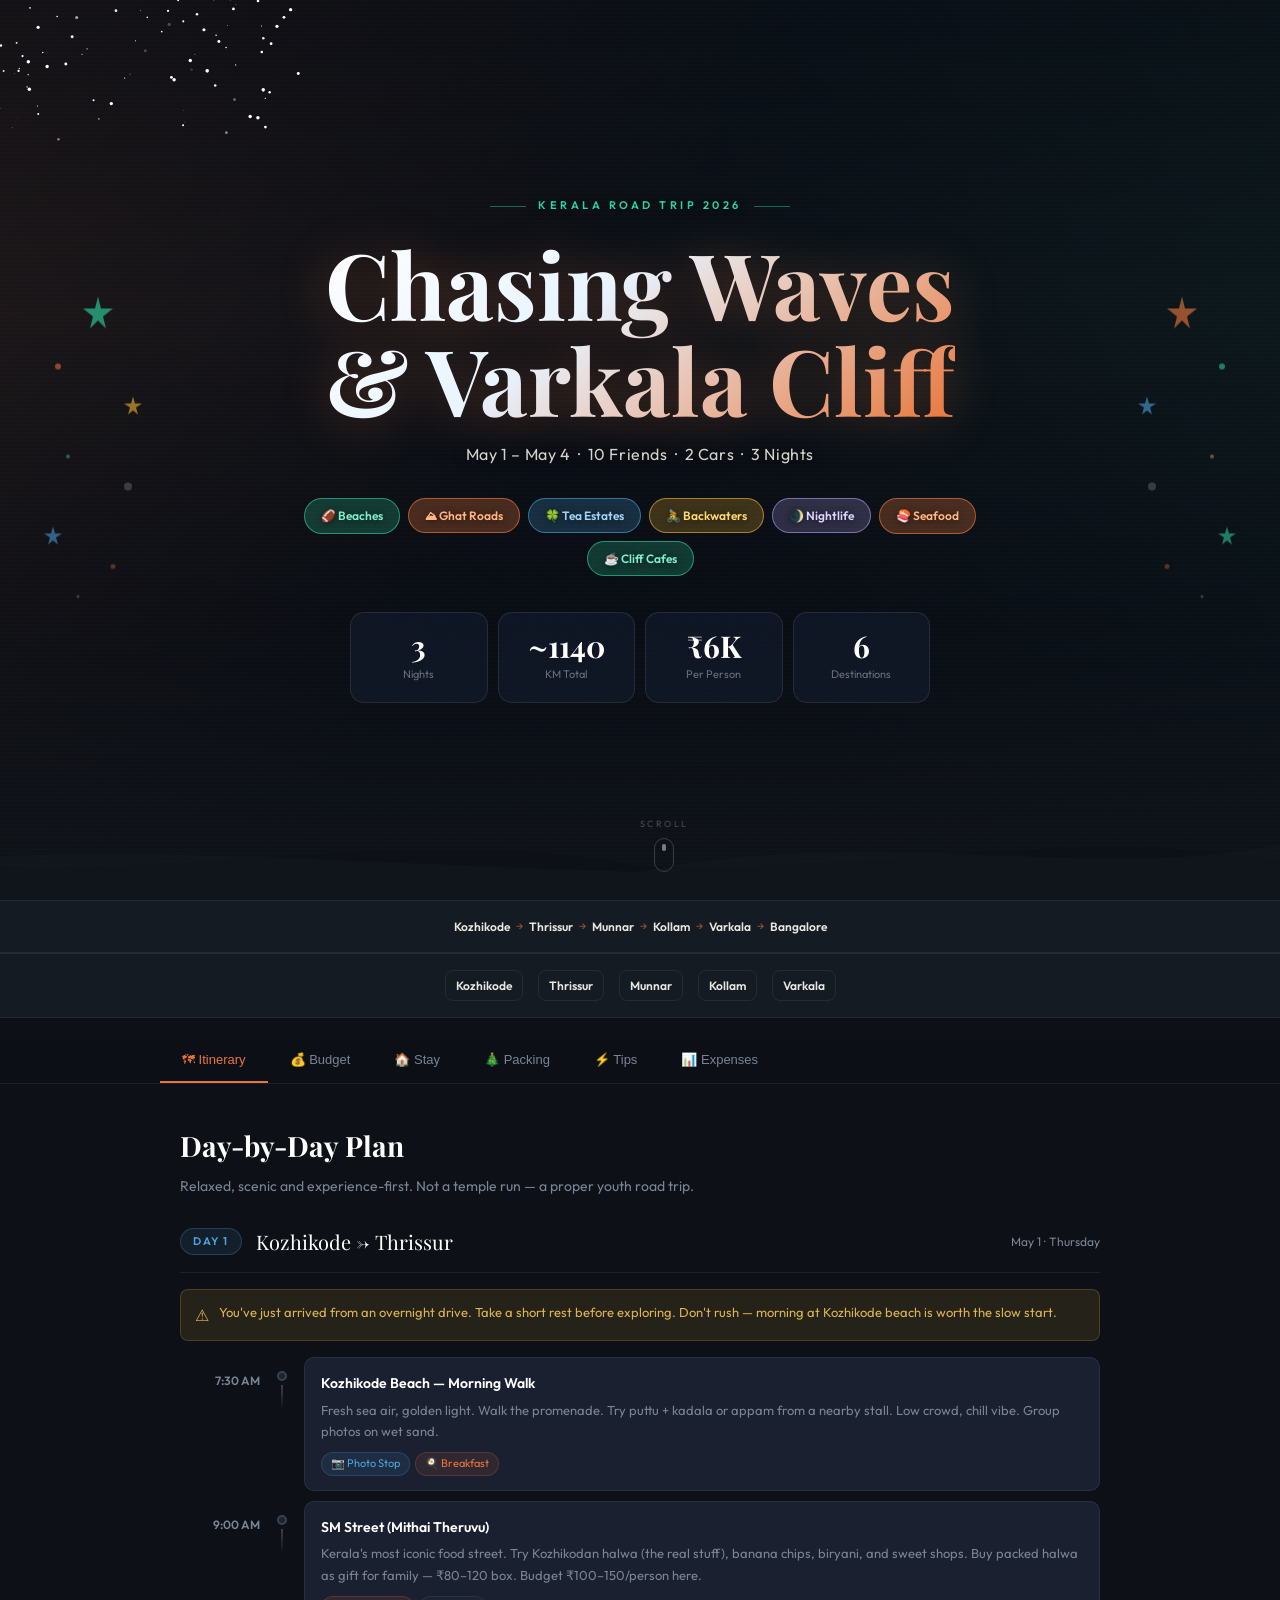
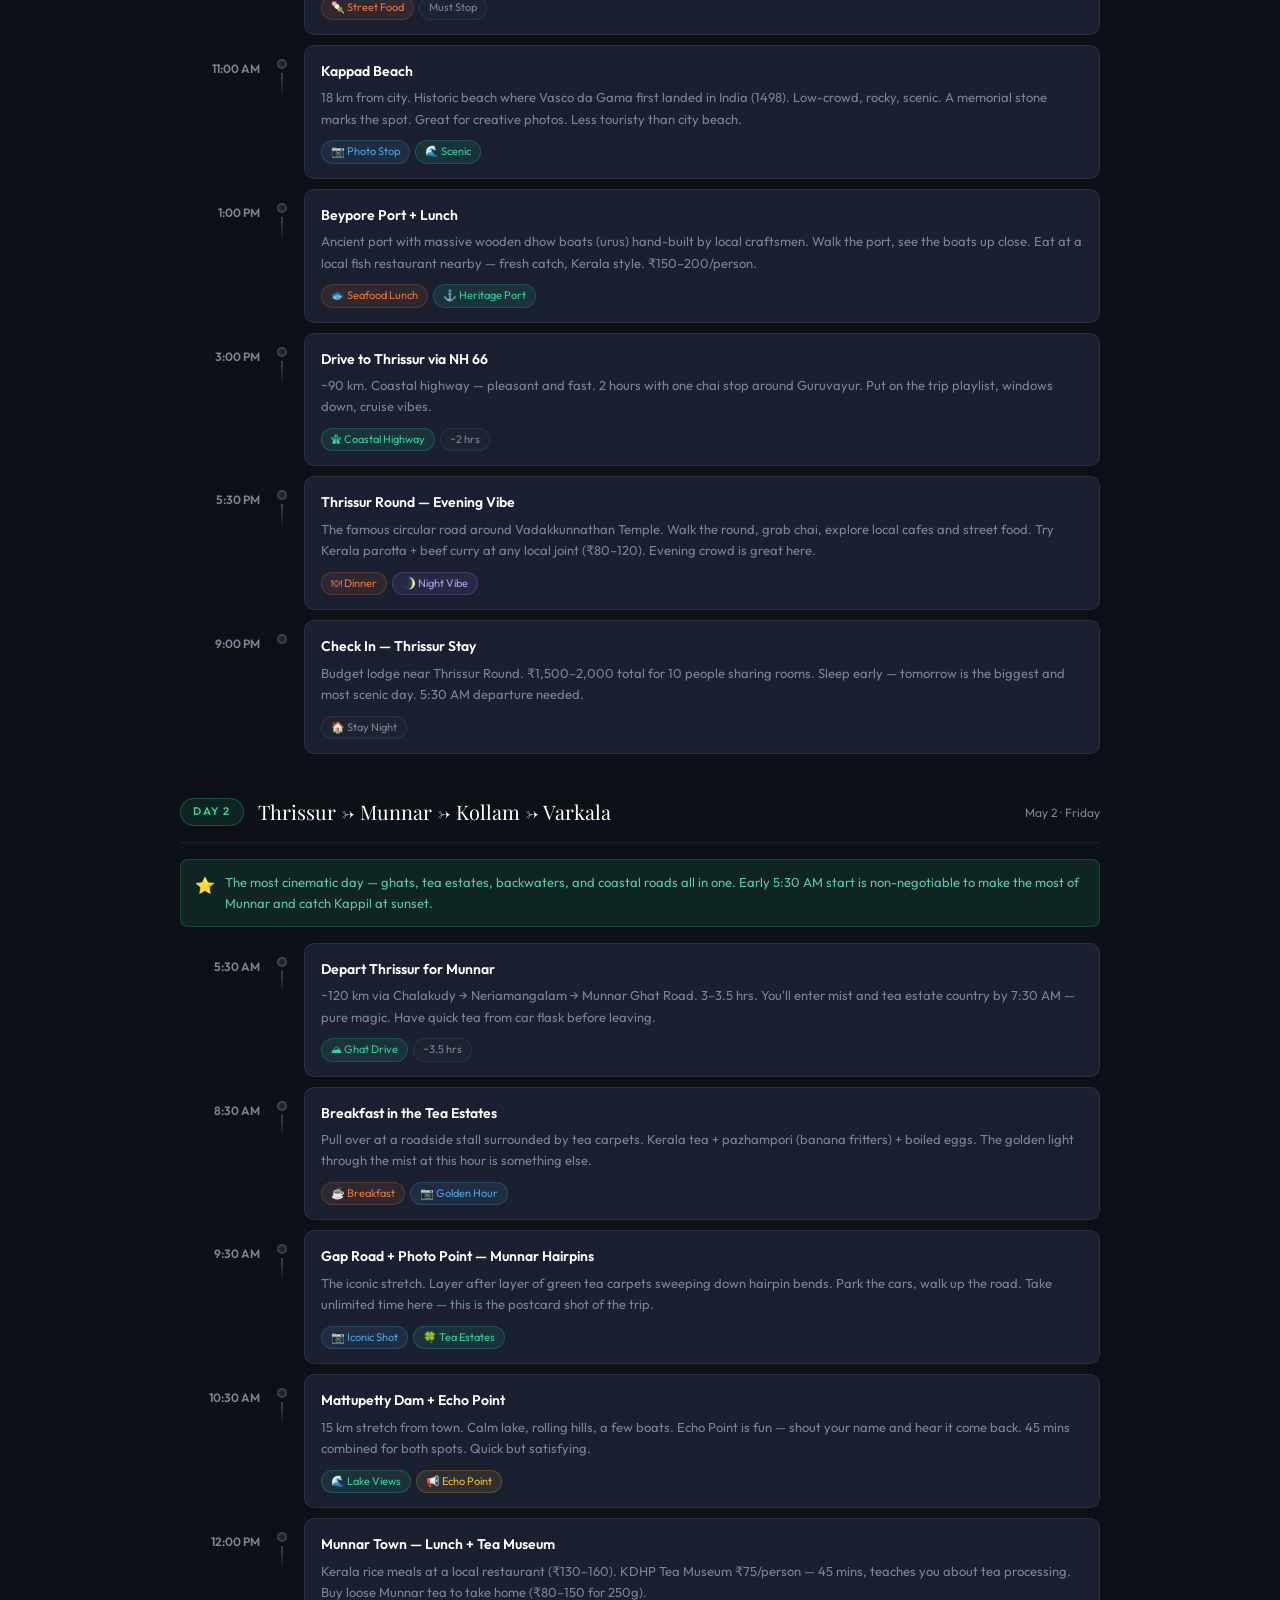
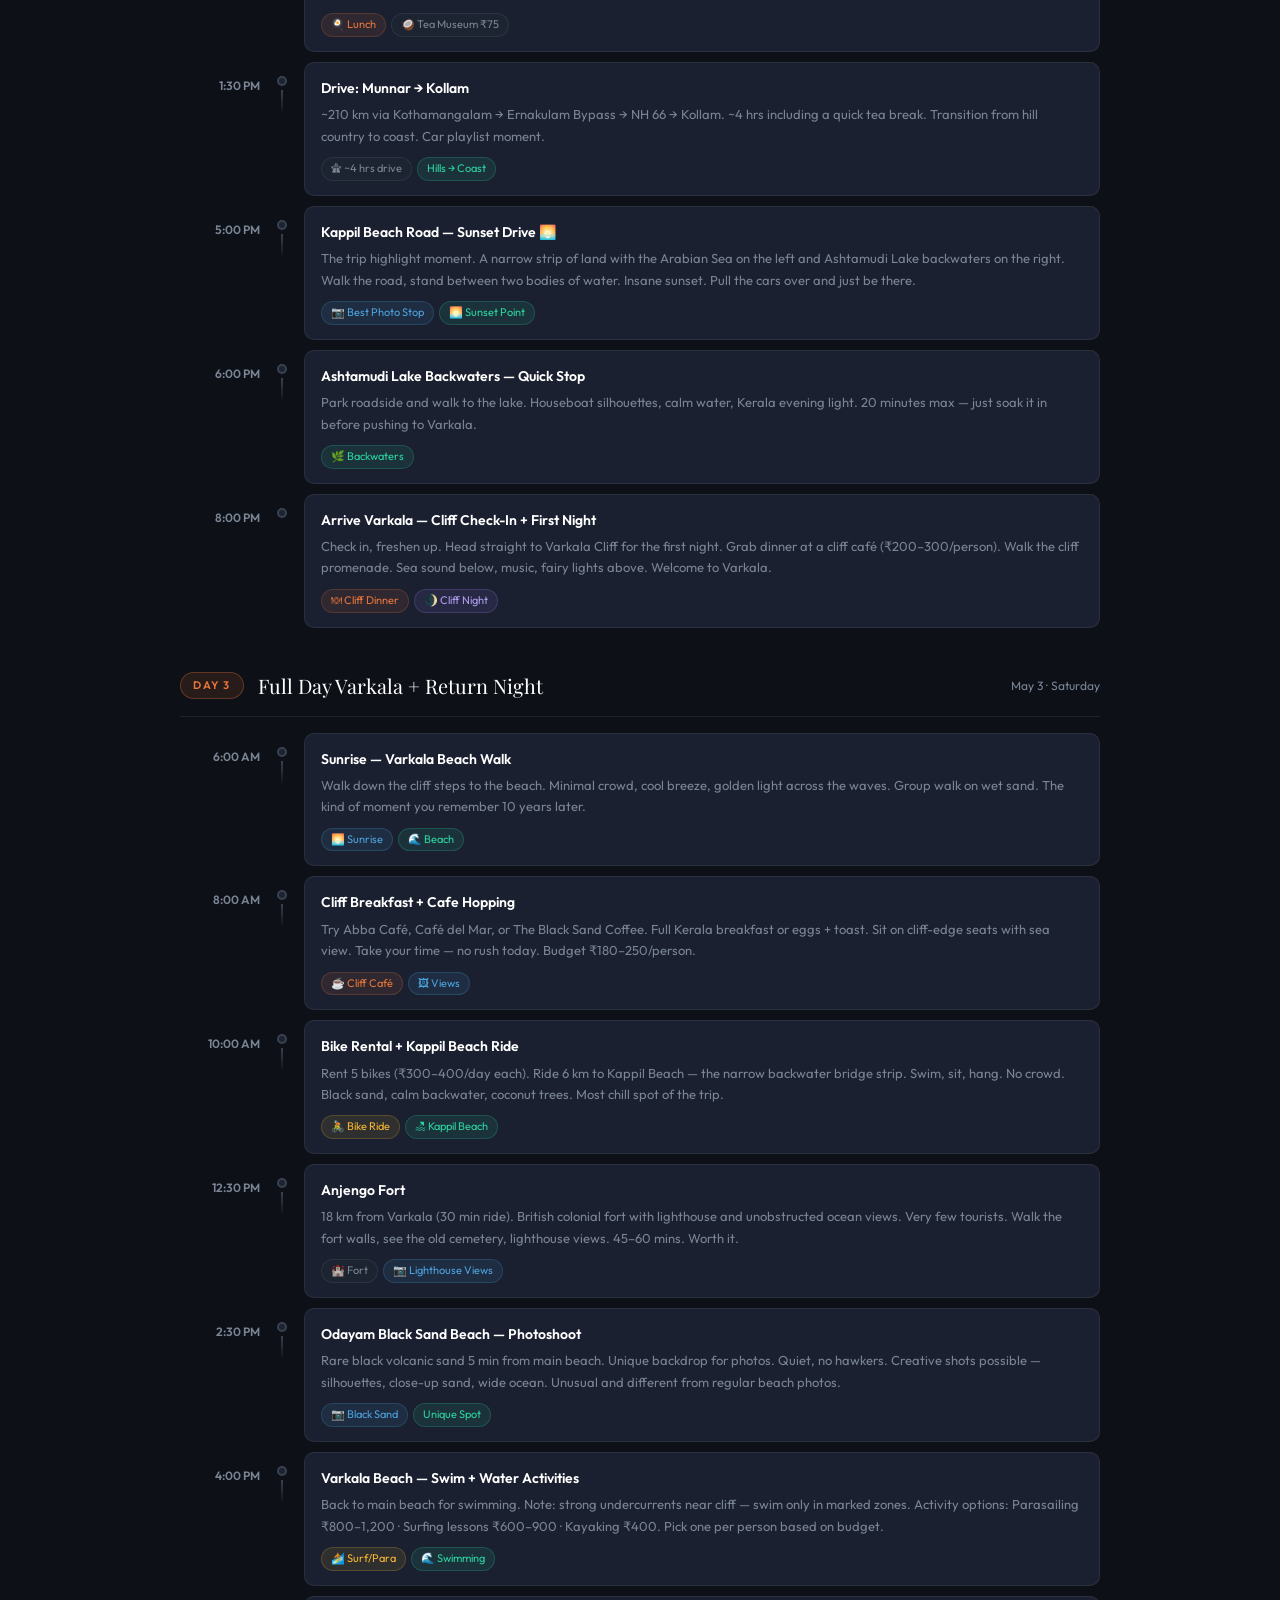
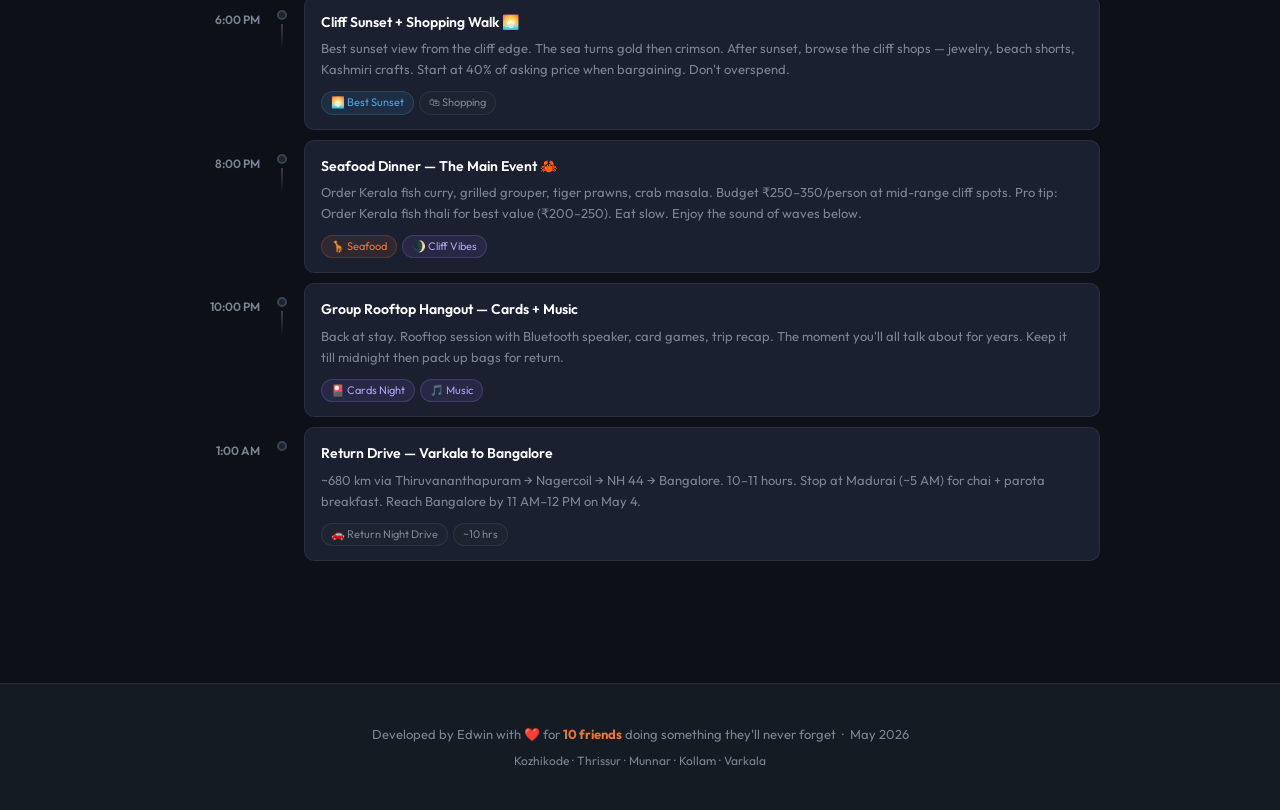
<file: index.html>
<!DOCTYPE html>
<html lang="en">

<head>
  <meta charset="UTF-8" />
  <meta name="viewport" content="width=device-width, initial-scale=1.0" />
  <title>Kerala Road Trip 2026</title>
  <link rel="preconnect" href="https://fonts.googleapis.com" />
  <link
    href="https://fonts.googleapis.com/css2?family=Playfair+Display:ital,wght@0,400;0,700;1,400&family=Outfit:wght@300;400;500;600&display=swap"
    rel="stylesheet" />
  <link rel="stylesheet" href="style.css">
</head>

<body>

  <!-- ═══ HERO ═══ -->
  <section class="hero" id="hero">
    <div class="hero-img" id="himg"></div>
    <div class="hero-overlay"></div>
    <div class="hero-grain"></div>
    <canvas id="ptcl"></canvas>
    <div class="hero-scanline"></div>

    <!-- Sparkle decorators left & right -->
    <div class="sparkle-left" aria-hidden="true">
      <svg width="120" height="320" viewBox="0 0 120 320" fill="none" xmlns="http://www.w3.org/2000/svg">
        <g opacity="0.7">
          <path d="M60 10 L63 22 L75 22 L65 30 L68 42 L60 34 L52 42 L55 30 L45 22 L57 22 Z" fill="#2DD4A0"
            opacity="0.9" />
          <circle cx="20" cy="80" r="3" fill="#E8763A" opacity="0.8" />
          <path d="M95 110 L97 117 L104 117 L98 121 L100 128 L95 124 L90 128 L92 121 L86 117 L93 117 Z" fill="#F5B731"
            opacity="0.85" />
          <circle cx="30" cy="170" r="2" fill="#2DD4A0" opacity="0.6" />
          <circle cx="90" cy="200" r="4" fill="#fff" opacity="0.25" />
          <path d="M15 240 L17 247 L24 247 L18 251 L20 258 L15 254 L10 258 L12 251 L6 247 L13 247 Z" fill="#4CA3DD"
            opacity="0.8" />
          <circle cx="75" cy="280" r="2.5" fill="#E8763A" opacity="0.5" />
          <circle cx="40" cy="310" r="1.5" fill="#fff" opacity="0.3" />
        </g>
      </svg>
    </div>
    <div class="sparkle-right" aria-hidden="true">
      <svg width="120" height="320" viewBox="0 0 120 320" fill="none" xmlns="http://www.w3.org/2000/svg">
        <g opacity="0.7">
          <path d="M60 10 L63 22 L75 22 L65 30 L68 42 L60 34 L52 42 L55 30 L45 22 L57 22 Z" fill="#E8763A"
            opacity="0.9" />
          <circle cx="100" cy="80" r="3" fill="#2DD4A0" opacity="0.8" />
          <path d="M25 110 L27 117 L34 117 L28 121 L30 128 L25 124 L20 128 L22 121 L16 117 L23 117 Z" fill="#4CA3DD"
            opacity="0.85" />
          <circle cx="90" cy="170" r="2" fill="#F5B731" opacity="0.6" />
          <circle cx="30" cy="200" r="4" fill="#fff" opacity="0.25" />
          <path d="M105 240 L107 247 L114 247 L108 251 L110 258 L105 254 L100 258 L102 251 L96 247 L103 247 Z"
            fill="#2DD4A0" opacity="0.8" />
          <circle cx="45" cy="280" r="2.5" fill="#E8763A" opacity="0.5" />
          <circle cx="80" cy="310" r="1.5" fill="#fff" opacity="0.3" />
        </g>
      </svg>
    </div>

    <!-- Main content -->
    <div class="hero-content">
      <div class="eyebrow">Kerala Road Trip 2026</div>
      <h1>Chasing Waves<br>&amp; Varkala Cliff</h1>
      <p class="hero-sub">May 1 &ndash; May 4 &nbsp;&middot;&nbsp; 10 Friends &nbsp;&middot;&nbsp; 2 Cars
        &nbsp;&middot;&nbsp; 3 Nights</p>
      <div class="chips">
        <span class="chip ct">&#127944; Beaches</span>
        <span class="chip co">&#9968; Ghat Roads</span>
        <span class="chip cb">&#127808; Tea Estates</span>
        <span class="chip ca">&#128692; Backwaters</span>
        <span class="chip cp">&#127762; Nightlife</span>
        <span class="chip co">&#127843; Seafood</span>
        <span class="chip ct">&#9749; Cliff Cafes</span>
      </div>
      <div class="stats">
        <div class="sbox">
          <div class="snum" id="s0">0</div>
          <div class="slbl">Nights</div>
        </div>
        <div class="sbox">
          <div class="snum" id="s1">0</div>
          <div class="slbl">KM Total</div>
        </div>
        <div class="sbox">
          <div class="snum" id="s2">&#8377;6K</div>
          <div class="slbl">Per Person</div>
        </div>
        <div class="sbox">
          <div class="snum" id="s3">0</div>
          <div class="slbl">Destinations</div>
        </div>
      </div>
    </div>

    <!-- Scroll hint -->
    <div class="hero-scroll">
      <span>Scroll</span>
      <div class="spill">
        <div class="sdot"></div>
      </div>
    </div>

    <!-- Animated wave -->
    <div class="hero-wave">
      <svg viewBox="0 0 1440 100" preserveAspectRatio="none" xmlns="http://www.w3.org/2000/svg">
        <path id="wv1" fill="#0D1117" d="M0,50 C240,85 480,15 720,50 C960,85 1200,15 1440,50 L1440,100 L0,100 Z" />
        <path id="wv2" fill="#151B23" opacity="0.5"
          d="M0,65 C200,30 450,75 700,55 C950,35 1200,70 1440,55 L1440,100 L0,100 Z" />
      </svg>
    </div>
  </section>

  <!-- ROUTE -->
  <div class="route-strip">
    <span class="rc">Kozhikode</span><span class="ra">&rarr;</span>
    <span class="rc">Thrissur</span><span class="ra">&rarr;</span>
    <span class="rc">Munnar</span><span class="ra">&rarr;</span>
    <span class="rc">Kollam</span><span class="ra">&rarr;</span>
    <span class="rc">Varkala</span><span class="ra">&rarr;</span>
    <span class="rc">Bangalore</span>
  </div>

    <!-- DESTINATION NAV -->
  <div class="route-strip" style="gap: 15px; margin-bottom: 20px;">
    <a href="pages/kozhikode.html" class="rc" style="text-decoration: none; padding: 5px 10px; border: 1px solid var(--border); border-radius: 8px;">Kozhikode</a>
    <a href="pages/thrissur.html" class="rc" style="text-decoration: none; padding: 5px 10px; border: 1px solid var(--border); border-radius: 8px;">Thrissur</a>
    <a href="pages/munnar.html" class="rc" style="text-decoration: none; padding: 5px 10px; border: 1px solid var(--border); border-radius: 8px;">Munnar</a>
    <a href="pages/kollam.html" class="rc" style="text-decoration: none; padding: 5px 10px; border: 1px solid var(--border); border-radius: 8px;">Kollam</a>
    <a href="pages/varkala.html" class="rc" style="text-decoration: none; padding: 5px 10px; border: 1px solid var(--border); border-radius: 8px;">Varkala</a>
  </div>

  <!-- NAV -->
  <div class="nav-wrap">
    <div class="nav-inner">
      <button class="nav-tab active" onclick="switchTab('itinerary',this)">&#128506; Itinerary</button>
      <button class="nav-tab" onclick="switchTab('budget',this)">&#128176; Budget</button>
      <button class="nav-tab" onclick="switchTab('stay',this)">&#127968; Stay</button>
      <button class="nav-tab" onclick="switchTab('packing',this)">&#127876; Packing</button>
      <button class="nav-tab" onclick="switchTab('tips',this)">&#9889; Tips</button>
      <button class="nav-tab" onclick="switchTab('expense',this)">&#128202; Expenses</button>
    </div>
  </div>

  <!-- MAIN -->
  <div class="main">

    <!-- ITINERARY -->
    <div id="tab-itinerary" class="section active">
      <div class="sec-title">Day-by-Day Plan</div>
      <p class="sec-desc">Relaxed, scenic and experience-first. Not a temple run — a proper youth road trip.</p>

      <div class="day-block">
        <div class="day-header">
          <span class="day-badge b1">Day 1</span>
          <span class="dth">Kozhikode &rarr; Thrissur</span>
          <span class="ddh">May 1 &middot; Thursday</span>
        </div>
        <div class="alert-box aw"><span class="aico">&#9888;</span><span>You've just arrived from an overnight drive.
            Take a short rest before exploring. Don't rush — morning at Kozhikode beach is worth the slow start.</span>
        </div>
        <div class="timeline">
          <div class="tli">
            <div class="tlt">7:30 AM</div>
            <div class="tll">
              <div class="tld"></div>
              <div class="tlc"></div>
            </div>
            <div class="tlcard">
              <div class="tlct">Kozhikode Beach — Morning Walk</div>
              <div class="tlcd">Fresh sea air, golden light. Walk the promenade. Try puttu + kadala or appam from a
                nearby stall. Low crowd, chill vibe. Group photos on wet sand.</div>
              <div class="tags"><span class="tag tp">&#128247; Photo Stop</span><span class="tag tf">&#127859;
                  Breakfast</span></div>
            </div>
          </div>
          <div class="tli">
            <div class="tlt">9:00 AM</div>
            <div class="tll">
              <div class="tld"></div>
              <div class="tlc"></div>
            </div>
            <div class="tlcard">
              <div class="tlct">SM Street (Mithai Theruvu)</div>
              <div class="tlcd">Kerala's most iconic food street. Try Kozhikodan halwa (the real stuff), banana chips,
                biryani, and sweet shops. Buy packed halwa as gift for family — ₹80–120 box. Budget ₹100–150/person
                here.</div>
              <div class="tags"><span class="tag tf">&#127841; Street Food</span><span class="tag">Must Stop</span>
              </div>
            </div>
          </div>
          <div class="tli">
            <div class="tlt">11:00 AM</div>
            <div class="tll">
              <div class="tld"></div>
              <div class="tlc"></div>
            </div>
            <div class="tlcard">
              <div class="tlct">Kappad Beach</div>
              <div class="tlcd">18 km from city. Historic beach where Vasco da Gama first landed in India (1498).
                Low-crowd, rocky, scenic. A memorial stone marks the spot. Great for creative photos. Less touristy than
                city beach.</div>
              <div class="tags"><span class="tag tp">&#128247; Photo Stop</span><span class="tag ts">&#127754;
                  Scenic</span></div>
            </div>
          </div>
          <div class="tli">
            <div class="tlt">1:00 PM</div>
            <div class="tll">
              <div class="tld"></div>
              <div class="tlc"></div>
            </div>
            <div class="tlcard">
              <div class="tlct">Beypore Port + Lunch</div>
              <div class="tlcd">Ancient port with massive wooden dhow boats (urus) hand-built by local craftsmen. Walk
                the port, see the boats up close. Eat at a local fish restaurant nearby — fresh catch, Kerala style.
                ₹150–200/person.</div>
              <div class="tags"><span class="tag tf">&#128031; Seafood Lunch</span><span class="tag ts">&#9875; Heritage
                  Port</span></div>
            </div>
          </div>
          <div class="tli">
            <div class="tlt">3:00 PM</div>
            <div class="tll">
              <div class="tld"></div>
              <div class="tlc"></div>
            </div>
            <div class="tlcard">
              <div class="tlct">Drive to Thrissur via NH 66</div>
              <div class="tlcd">~90 km. Coastal highway — pleasant and fast. 2 hours with one chai stop around
                Guruvayur. Put on the trip playlist, windows down, cruise vibes.</div>
              <div class="tags"><span class="tag ts">&#128739; Coastal Highway</span><span class="tag">~2 hrs</span>
              </div>
            </div>
          </div>
          <div class="tli">
            <div class="tlt">5:30 PM</div>
            <div class="tll">
              <div class="tld"></div>
              <div class="tlc"></div>
            </div>
            <div class="tlcard">
              <div class="tlct">Thrissur Round — Evening Vibe</div>
              <div class="tlcd">The famous circular road around Vadakkunnathan Temple. Walk the round, grab chai,
                explore local cafes and street food. Try Kerala parotta + beef curry at any local joint (₹80–120).
                Evening crowd is great here.</div>
              <div class="tags"><span class="tag tf">&#127869; Dinner</span><span class="tag tn">&#127762; Night
                  Vibe</span></div>
            </div>
          </div>
          <div class="tli">
            <div class="tlt">9:00 PM</div>
            <div class="tll">
              <div class="tld"></div>
              <div class="tlc"></div>
            </div>
            <div class="tlcard">
              <div class="tlct">Check In — Thrissur Stay</div>
              <div class="tlcd">Budget lodge near Thrissur Round. ₹1,500–2,000 total for 10 people sharing rooms. Sleep
                early — tomorrow is the biggest and most scenic day. 5:30 AM departure needed.</div>
              <div class="tags"><span class="tag">&#127968; Stay Night</span></div>
            </div>
          </div>
        </div>
      </div>

      <div class="day-block">
        <div class="day-header">
          <span class="day-badge b2">Day 2</span>
          <span class="dth">Thrissur &rarr; Munnar &rarr; Kollam &rarr; Varkala</span>
          <span class="ddh">May 2 &middot; Friday</span>
        </div>
        <div class="alert-box ai"><span class="aico">&#11088;</span><span>The most cinematic day — ghats, tea estates,
            backwaters, and coastal roads all in one. Early 5:30 AM start is non-negotiable to make the most of Munnar
            and catch Kappil at sunset.</span></div>
        <div class="timeline">
          <div class="tli">
            <div class="tlt">5:30 AM</div>
            <div class="tll">
              <div class="tld"></div>
              <div class="tlc"></div>
            </div>
            <div class="tlcard">
              <div class="tlct">Depart Thrissur for Munnar</div>
              <div class="tlcd">~120 km via Chalakudy → Neriamangalam → Munnar Ghat Road. 3–3.5 hrs. You'll enter mist
                and tea estate country by 7:30 AM — pure magic. Have quick tea from car flask before leaving.</div>
              <div class="tags"><span class="tag ts">&#9968; Ghat Drive</span><span class="tag">~3.5 hrs</span></div>
            </div>
          </div>
          <div class="tli">
            <div class="tlt">8:30 AM</div>
            <div class="tll">
              <div class="tld"></div>
              <div class="tlc"></div>
            </div>
            <div class="tlcard">
              <div class="tlct">Breakfast in the Tea Estates</div>
              <div class="tlcd">Pull over at a roadside stall surrounded by tea carpets. Kerala tea + pazhampori (banana
                fritters) + boiled eggs. The golden light through the mist at this hour is something else.</div>
              <div class="tags"><span class="tag tf">&#9749; Breakfast</span><span class="tag tp">&#128247; Golden
                  Hour</span></div>
            </div>
          </div>
          <div class="tli">
            <div class="tlt">9:30 AM</div>
            <div class="tll">
              <div class="tld"></div>
              <div class="tlc"></div>
            </div>
            <div class="tlcard">
              <div class="tlct">Gap Road + Photo Point — Munnar Hairpins</div>
              <div class="tlcd">The iconic stretch. Layer after layer of green tea carpets sweeping down hairpin bends.
                Park the cars, walk up the road. Take unlimited time here — this is the postcard shot of the trip.</div>
              <div class="tags"><span class="tag tp">&#128247; Iconic Shot</span><span class="tag ts">&#127808; Tea
                  Estates</span></div>
            </div>
          </div>
          <div class="tli">
            <div class="tlt">10:30 AM</div>
            <div class="tll">
              <div class="tld"></div>
              <div class="tlc"></div>
            </div>
            <div class="tlcard">
              <div class="tlct">Mattupetty Dam + Echo Point</div>
              <div class="tlcd">15 km stretch from town. Calm lake, rolling hills, a few boats. Echo Point is fun —
                shout your name and hear it come back. 45 mins combined for both spots. Quick but satisfying.</div>
              <div class="tags"><span class="tag ts">&#127754; Lake Views</span><span class="tag ta">&#128226; Echo
                  Point</span></div>
            </div>
          </div>
          <div class="tli">
            <div class="tlt">12:00 PM</div>
            <div class="tll">
              <div class="tld"></div>
              <div class="tlc"></div>
            </div>
            <div class="tlcard">
              <div class="tlct">Munnar Town — Lunch + Tea Museum</div>
              <div class="tlcd">Kerala rice meals at a local restaurant (₹130–160). KDHP Tea Museum ₹75/person — 45
                mins, teaches you about tea processing. Buy loose Munnar tea to take home (₹80–150 for 250g).</div>
              <div class="tags"><span class="tag tf">&#127859; Lunch</span><span class="tag">&#129381; Tea Museum
                  ₹75</span></div>
            </div>
          </div>
          <div class="tli">
            <div class="tlt">1:30 PM</div>
            <div class="tll">
              <div class="tld"></div>
              <div class="tlc"></div>
            </div>
            <div class="tlcard">
              <div class="tlct">Drive: Munnar &rarr; Kollam</div>
              <div class="tlcd">~210 km via Kothamangalam → Ernakulam Bypass → NH 66 → Kollam. ~4 hrs including a quick
                tea break. Transition from hill country to coast. Car playlist moment.</div>
              <div class="tags"><span class="tag">&#128739; ~4 hrs drive</span><span class="tag ts">Hills &rarr;
                  Coast</span></div>
            </div>
          </div>
          <div class="tli">
            <div class="tlt">5:00 PM</div>
            <div class="tll">
              <div class="tld"></div>
              <div class="tlc"></div>
            </div>
            <div class="tlcard">
              <div class="tlct">Kappil Beach Road — Sunset Drive &#127749;</div>
              <div class="tlcd">The trip highlight moment. A narrow strip of land with the Arabian Sea on the left and
                Ashtamudi Lake backwaters on the right. Walk the road, stand between two bodies of water. Insane sunset.
                Pull the cars over and just be there.</div>
              <div class="tags"><span class="tag tp">&#128247; Best Photo Stop</span><span class="tag ts">&#127749;
                  Sunset Point</span></div>
            </div>
          </div>
          <div class="tli">
            <div class="tlt">6:00 PM</div>
            <div class="tll">
              <div class="tld"></div>
              <div class="tlc"></div>
            </div>
            <div class="tlcard">
              <div class="tlct">Ashtamudi Lake Backwaters — Quick Stop</div>
              <div class="tlcd">Park roadside and walk to the lake. Houseboat silhouettes, calm water, Kerala evening
                light. 20 minutes max — just soak it in before pushing to Varkala.</div>
              <div class="tags"><span class="tag ts">&#127807; Backwaters</span></div>
            </div>
          </div>
          <div class="tli">
            <div class="tlt">8:00 PM</div>
            <div class="tll">
              <div class="tld"></div>
              <div class="tlc"></div>
            </div>
            <div class="tlcard">
              <div class="tlct">Arrive Varkala — Cliff Check-In + First Night</div>
              <div class="tlcd">Check in, freshen up. Head straight to Varkala Cliff for the first night. Grab dinner at
                a cliff café (₹200–300/person). Walk the cliff promenade. Sea sound below, music, fairy lights above.
                Welcome to Varkala.</div>
              <div class="tags"><span class="tag tf">&#127869; Cliff Dinner</span><span class="tag tn">&#127762; Cliff
                  Night</span></div>
            </div>
          </div>
        </div>
      </div>

      <div class="day-block">
        <div class="day-header">
          <span class="day-badge b3">Day 3</span>
          <span class="dth">Full Day Varkala + Return Night</span>
          <span class="ddh">May 3 &middot; Saturday</span>
        </div>
        <div class="timeline">
          <div class="tli">
            <div class="tlt">6:00 AM</div>
            <div class="tll">
              <div class="tld"></div>
              <div class="tlc"></div>
            </div>
            <div class="tlcard">
              <div class="tlct">Sunrise — Varkala Beach Walk</div>
              <div class="tlcd">Walk down the cliff steps to the beach. Minimal crowd, cool breeze, golden light across
                the waves. Group walk on wet sand. The kind of moment you remember 10 years later.</div>
              <div class="tags"><span class="tag tp">&#127749; Sunrise</span><span class="tag ts">&#127754; Beach</span>
              </div>
            </div>
          </div>
          <div class="tli">
            <div class="tlt">8:00 AM</div>
            <div class="tll">
              <div class="tld"></div>
              <div class="tlc"></div>
            </div>
            <div class="tlcard">
              <div class="tlct">Cliff Breakfast + Cafe Hopping</div>
              <div class="tlcd">Try Abba Café, Café del Mar, or The Black Sand Coffee. Full Kerala breakfast or eggs +
                toast. Sit on cliff-edge seats with sea view. Take your time — no rush today. Budget ₹180–250/person.
              </div>
              <div class="tags"><span class="tag tf">&#9749; Cliff Café</span><span class="tag tp">&#128444;
                  Views</span></div>
            </div>
          </div>
          <div class="tli">
            <div class="tlt">10:00 AM</div>
            <div class="tll">
              <div class="tld"></div>
              <div class="tlc"></div>
            </div>
            <div class="tlcard">
              <div class="tlct">Bike Rental + Kappil Beach Ride</div>
              <div class="tlcd">Rent 5 bikes (₹300–400/day each). Ride 6 km to Kappil Beach — the narrow backwater
                bridge strip. Swim, sit, hang. No crowd. Black sand, calm backwater, coconut trees. Most chill spot of
                the trip.</div>
              <div class="tags"><span class="tag ta">&#128692; Bike Ride</span><span class="tag ts">&#127958; Kappil
                  Beach</span></div>
            </div>
          </div>
          <div class="tli">
            <div class="tlt">12:30 PM</div>
            <div class="tll">
              <div class="tld"></div>
              <div class="tlc"></div>
            </div>
            <div class="tlcard">
              <div class="tlct">Anjengo Fort</div>
              <div class="tlcd">18 km from Varkala (30 min ride). British colonial fort with lighthouse and unobstructed
                ocean views. Very few tourists. Walk the fort walls, see the old cemetery, lighthouse views. 45–60 mins.
                Worth it.</div>
              <div class="tags"><span class="tag">&#127984; Fort</span><span class="tag tp">&#128247; Lighthouse
                  Views</span></div>
            </div>
          </div>
          <div class="tli">
            <div class="tlt">2:30 PM</div>
            <div class="tll">
              <div class="tld"></div>
              <div class="tlc"></div>
            </div>
            <div class="tlcard">
              <div class="tlct">Odayam Black Sand Beach — Photoshoot</div>
              <div class="tlcd">Rare black volcanic sand 5 min from main beach. Unique backdrop for photos. Quiet, no
                hawkers. Creative shots possible — silhouettes, close-up sand, wide ocean. Unusual and different from
                regular beach photos.</div>
              <div class="tags"><span class="tag tp">&#128247; Black Sand</span><span class="tag ts">Unique Spot</span>
              </div>
            </div>
          </div>
          <div class="tli">
            <div class="tlt">4:00 PM</div>
            <div class="tll">
              <div class="tld"></div>
              <div class="tlc"></div>
            </div>
            <div class="tlcard">
              <div class="tlct">Varkala Beach — Swim + Water Activities</div>
              <div class="tlcd">Back to main beach for swimming. Note: strong undercurrents near cliff — swim only in
                marked zones. Activity options: Parasailing ₹800–1,200 · Surfing lessons ₹600–900 · Kayaking ₹400. Pick
                one per person based on budget.</div>
              <div class="tags"><span class="tag ta">&#127940; Surf/Para</span><span class="tag ts">&#127754;
                  Swimming</span></div>
            </div>
          </div>
          <div class="tli">
            <div class="tlt">6:00 PM</div>
            <div class="tll">
              <div class="tld"></div>
              <div class="tlc"></div>
            </div>
            <div class="tlcard">
              <div class="tlct">Cliff Sunset + Shopping Walk &#127749;</div>
              <div class="tlcd">Best sunset view from the cliff edge. The sea turns gold then crimson. After sunset,
                browse the cliff shops — jewelry, beach shorts, Kashmiri crafts. Start at 40% of asking price when
                bargaining. Don't overspend.</div>
              <div class="tags"><span class="tag tp">&#127749; Best Sunset</span><span class="tag">&#128717;
                  Shopping</span></div>
            </div>
          </div>
          <div class="tli">
            <div class="tlt">8:00 PM</div>
            <div class="tll">
              <div class="tld"></div>
              <div class="tlc"></div>
            </div>
            <div class="tlcard">
              <div class="tlct">Seafood Dinner — The Main Event &#129408;</div>
              <div class="tlcd">Order Kerala fish curry, grilled grouper, tiger prawns, crab masala. Budget
                ₹250–350/person at mid-range cliff spots. Pro tip: Order Kerala fish thali for best value (₹200–250).
                Eat slow. Enjoy the sound of waves below.</div>
              <div class="tags"><span class="tag tf">&#129426; Seafood</span><span class="tag tn">&#127762; Cliff
                  Vibes</span></div>
            </div>
          </div>
          <div class="tli">
            <div class="tlt">10:00 PM</div>
            <div class="tll">
              <div class="tld"></div>
              <div class="tlc"></div>
            </div>
            <div class="tlcard">
              <div class="tlct">Group Rooftop Hangout — Cards + Music</div>
              <div class="tlcd">Back at stay. Rooftop session with Bluetooth speaker, card games, trip recap. The moment
                you'll all talk about for years. Keep it till midnight then pack up bags for return.</div>
              <div class="tags"><span class="tag tn">&#127924; Cards Night</span><span class="tag tn">&#127925;
                  Music</span></div>
            </div>
          </div>
          <div class="tli">
            <div class="tlt">1:00 AM</div>
            <div class="tll">
              <div class="tld"></div>
              <div class="tlc"></div>
            </div>
            <div class="tlcard">
              <div class="tlct">Return Drive — Varkala to Bangalore</div>
              <div class="tlcd">~680 km via Thiruvananthapuram → Nagercoil → NH 44 → Bangalore. 10–11 hours. Stop at
                Madurai (~5 AM) for chai + parota breakfast. Reach Bangalore by 11 AM–12 PM on May 4.</div>
              <div class="tags"><span class="tag">&#128663; Return Night Drive</span><span class="tag">~10 hrs</span>
              </div>
            </div>
          </div>
        </div>
      </div>
    </div>

    <!-- BUDGET -->
    <div id="tab-budget" class="section">
      <div class="sec-title">Budget Breakdown</div>
      <p class="sec-desc">Per person estimate — ₹6,000 total target. Slightly flexible.</p>
      <div class="bgrid">
        <div class="bcard">
          <div class="bcat">FUEL &middot; BOTH CARS SPLIT EQUALLY</div>
          <div class="bamt" style="color:var(--orange)">&#8377;2,700</div>
          <div class="bbar" style="background:linear-gradient(90deg,var(--orange),transparent);width:90%"></div>
          <div class="bnote">~1200 km total &times; 2 cars &middot; avg 13 km/l &middot; ₹105/l = ₹19,600 total &divide;
            10 persons. Largest expense — split equally regardless of car.</div>
        </div>
        <div class="bcard">
          <div class="bcat">STAY &middot; THRISSUR + 3 NIGHTS VARKALA</div>
          <div class="bamt" style="color:var(--blue)">&#8377;1,200</div>
          <div class="bbar" style="background:linear-gradient(90deg,var(--blue),transparent);width:40%"></div>
          <div class="bnote">Thrissur 1 night shared ~₹200/pp. Varkala: Boys dorm ₹380 &times; 3 nights. Girls pvt room
            ₹1,200 &times; 3 &divide; 2. Total ~₹12,000 &divide; 10.</div>
        </div>
        <div class="bcard">
          <div class="bcat">FOOD &middot; ALL 4 DAYS</div>
          <div class="bamt" style="color:var(--teal)">&#8377;1,100</div>
          <div class="bbar" style="background:linear-gradient(90deg,var(--teal),transparent);width:37%"></div>
          <div class="bnote">~₹280/day. Kerala thalis, street food at SM Street, cafe breakfasts, seafood dinner. No
            fine dining.</div>
        </div>
        <div class="bcard">
          <div class="bcat">BIKES + WATER ACTIVITY</div>
          <div class="bamt" style="color:var(--amber)">&#8377;450</div>
          <div class="bbar" style="background:linear-gradient(90deg,var(--amber),transparent);width:15%"></div>
          <div class="bnote">Bike rental ₹400/day &times; 5 bikes &divide; 10 = ₹200. One water activity
            (surf/para/kayak) per person = ~₹250 avg.</div>
        </div>
        <div class="bcard">
          <div class="bcat">TOLLS + PARKING</div>
          <div class="bamt" style="color:var(--muted)">&#8377;250</div>
          <div class="bbar" style="background:linear-gradient(90deg,rgba(122,132,148,0.6),transparent);width:8%"></div>
          <div class="bnote">FastTag tolls ~₹2,000/car = ₹4,000 total &divide; 10. Varkala parking ₹50–100/day.</div>
        </div>
        <div class="bcard">
          <div class="bcat">ENTRY FEES + MISC</div>
          <div class="bamt" style="color:var(--muted)">&#8377;200</div>
          <div class="bbar" style="background:linear-gradient(90deg,rgba(122,132,148,0.6),transparent);width:7%"></div>
          <div class="bnote">Munnar Tea Museum ₹75. Minor entry fees, cliff shopping buffer. Tea + snacks on road.</div>
        </div>
      </div>
      <div class="btotal">
        <div class="btl">
          <div class="lbl">Total Estimated Per Person</div>
          <div class="sub">₹100 buffer included &middot; Activities optional</div>
        </div>
        <div class="btr">&#8377;5,900</div>
      </div>
      <div class="bnbox">&#128161; <strong>Collect ₹5,500/person before leaving.</strong> Keep ₹500/person as emergency
        buffer. Collect from everyone at one go — don't chase during trip. One person holds the cash pool. Use Splitwise
        for all logging. Fuel bills settled as a whole at the end — everyone pays equal share of total fuel (both cars
        combined).</div>
    </div>

    <!-- STAY -->
    <div id="tab-stay" class="section">
      <div class="sec-title">Stay in Varkala</div>
      <p class="sec-desc">3 nights &middot; 8 boys (dorm/large room) + 2 girls (separate private room). Budget
        ₹3,500–4,500/night total.</p>
      <div class="sgrid">
        <div class="scard">
          <div class="sacc" style="background:linear-gradient(90deg,var(--teal),transparent)"></div>
          <div class="sarea">Cliff Area &middot; Best Location</div>
          <div class="sname">Zostel Varkala</div>
          <div class="sprice"><strong style="color:var(--teal)">&#8377;350–400</strong> /person/night (dorm)</div>
          <div class="sfeat"><span>Walk to cliff cafes and sunset point</span><span>Social backpacker
              vibe</span><span>Clean 6/8-bed dorms for boys</span><span>Private rooms available for
              girls</span><span>Rooftop area for group hangouts</span></div>
          <div class="srec">&#11088; Top Pick for Boys</div>
        </div>
        <div class="scard">
          <div class="sacc" style="background:linear-gradient(90deg,var(--blue),transparent)"></div>
          <div class="sarea">Helipad Area &middot; 5 min to Cliff</div>
          <div class="sname">Varkala Backpacker's Hostel</div>
          <div class="sprice"><strong style="color:var(--blue)">&#8377;300–380</strong> /person/night (dorm)</div>
          <div class="sfeat"><span>5 min walk to cliff promenade</span><span>Budget-friendly with group
              rooms</span><span>Rooftop chill space</span><span>Mixed dorm options</span><span>Beach access route
              nearby</span></div>
        </div>
        <div class="scard">
          <div class="sacc" style="background:linear-gradient(90deg,var(--orange),transparent)"></div>
          <div class="sarea">Odayam Beach &middot; Girls' Option</div>
          <div class="sname">Local Cliff Homestays</div>
          <div class="sprice"><strong style="color:var(--orange)">&#8377;1,200–1,800</strong> /night (whole room)</div>
          <div class="sfeat"><span>More private and secure</span><span>Kerala family-run stay</span><span>Quieter, less
              touristy area</span><span>10 min drive to main cliff</span><span>Ideal for 2-person private room</span>
          </div>
          <div class="srec">&#11088; Top Pick for Girls</div>
        </div>
      </div>
      <div class="alert-box aw" style="margin-top:18px"><span class="aico">&#128205;</span><span><strong>Book NOW before
            you leave Bangalore.</strong> Zostel and cliff hostels fill up fast — especially for weekends in May. Book
          on Zostel.com or Hostelworld directly. For girls' room, check Booking.com filtering for Varkala Cliff /
          Helipad area. Call and confirm — Kerala mobile reception is spotty.</span></div>
      <div class="bnbox" style="margin-top:14px">&#128176; Recommended split: Boys in Zostel dorm ₹380 &times; 8 persons
        &times; 3 nights = ₹9,120. Girls in cliff homestay ₹1,200/night &times; 3 = ₹3,600. Total stay = ₹12,720
        &divide; 10 = <strong>₹1,272/person</strong>. Thrissur 1 night: ~₹2,000 total for 10 pax sharing = ₹200/person.
      </div>
    </div>

    <!-- PACKING -->
    <div id="tab-packing" class="section">
      <div class="sec-title">Packing List</div>
      <p class="sec-desc">Tap items to check them off as you pack.</p>
      <p class="pctr" id="pctr">Loading...</p>
      <div class="pgrid">
        <div class="pcat">
          <div class="pctit">&#128085; Clothes</div>
          <div class="pitem" onclick="tp(this)">
            <div class="pchk">&#10003;</div>3–4 t-shirts
          </div>
          <div class="pitem" onclick="tp(this)">
            <div class="pchk">&#10003;</div>2 shorts + 1 track pant
          </div>
          <div class="pitem" onclick="tp(this)">
            <div class="pchk">&#10003;</div>Swimwear (essential!)
          </div>
          <div class="pitem" onclick="tp(this)">
            <div class="pchk">&#10003;</div>1 full-sleeve shirt
          </div>
          <div class="pitem" onclick="tp(this)">
            <div class="pchk">&#10003;</div>Light rain jacket
          </div>
          <div class="pitem" onclick="tp(this)">
            <div class="pchk">&#10003;</div>Flip flops + sneakers
          </div>
          <div class="pitem" onclick="tp(this)">
            <div class="pchk">&#10003;</div>Microfiber towel
          </div>
          <div class="pitem" onclick="tp(this)">
            <div class="pchk">&#10003;</div>Undergarments &times; 4
          </div>
        </div>
        <div class="pcat">
          <div class="pctit">&#127958; Beach + Outdoor</div>
          <div class="pitem" onclick="tp(this)">
            <div class="pchk">&#10003;</div>Sunscreen SPF 50+
          </div>
          <div class="pitem" onclick="tp(this)">
            <div class="pchk">&#10003;</div>Sunglasses + cap
          </div>
          <div class="pitem" onclick="tp(this)">
            <div class="pchk">&#10003;</div>Waterproof phone pouch
          </div>
          <div class="pitem" onclick="tp(this)">
            <div class="pchk">&#10003;</div>Dry bag / zip locks
          </div>
          <div class="pitem" onclick="tp(this)">
            <div class="pchk">&#10003;</div>Refillable water bottle
          </div>
          <div class="pitem" onclick="tp(this)">
            <div class="pchk">&#10003;</div>Mosquito repellent
          </div>
          <div class="pitem" onclick="tp(this)">
            <div class="pchk">&#10003;</div>After-sun lotion
          </div>
        </div>
        <div class="pcat">
          <div class="pctit">&#128663; Car Essentials</div>
          <div class="pitem" onclick="tp(this)">
            <div class="pchk">&#10003;</div>Car charger + USB hub
          </div>
          <div class="pitem" onclick="tp(this)">
            <div class="pchk">&#10003;</div>Offline Google Maps saved
          </div>
          <div class="pitem" onclick="tp(this)">
            <div class="pchk">&#10003;</div>Tyre inflator (portable)
          </div>
          <div class="pitem" onclick="tp(this)">
            <div class="pchk">&#10003;</div>Torch / headlamp
          </div>
          <div class="pitem" onclick="tp(this)">
            <div class="pchk">&#10003;</div>Snacks + dry fruits box
          </div>
          <div class="pitem" onclick="tp(this)">
            <div class="pchk">&#10003;</div>Flask for tea/coffee
          </div>
        </div>
        <div class="pcat">
          <div class="pctit">&#128196; Documents</div>
          <div class="pitem" onclick="tp(this)">
            <div class="pchk">&#10003;</div>Driving license (original)
          </div>
          <div class="pitem" onclick="tp(this)">
            <div class="pchk">&#10003;</div>RC book + insurance
          </div>
          <div class="pitem" onclick="tp(this)">
            <div class="pchk">&#10003;</div>Aadhar card (all 10)
          </div>
          <div class="pitem" onclick="tp(this)">
            <div class="pchk">&#10003;</div>Hotel booking screenshots
          </div>
          <div class="pitem" onclick="tp(this)">
            <div class="pchk">&#10003;</div>Emergency contact list
          </div>
          <div class="pitem" onclick="tp(this)">
            <div class="pchk">&#10003;</div>FastTag active + balance
          </div>
        </div>
        <div class="pcat">
          <div class="pctit">&#128268; Electronics</div>
          <div class="pitem" onclick="tp(this)">
            <div class="pchk">&#10003;</div>Power bank 20,000 mAh
          </div>
          <div class="pitem" onclick="tp(this)">
            <div class="pchk">&#10003;</div>Bluetooth speaker
          </div>
          <div class="pitem" onclick="tp(this)">
            <div class="pchk">&#10003;</div>All charging cables
          </div>
          <div class="pitem" onclick="tp(this)">
            <div class="pchk">&#10003;</div>Multi-plug extension
          </div>
          <div class="pitem" onclick="tp(this)">
            <div class="pchk">&#10003;</div>Camera / GoPro
          </div>
          <div class="pitem" onclick="tp(this)">
            <div class="pchk">&#10003;</div>Extra memory card
          </div>
        </div>
        <div class="pcat">
          <div class="pctit">&#128138; Medical Kit</div>
          <div class="pitem" onclick="tp(this)">
            <div class="pchk">&#10003;</div>ORS / electrolyte sachets
          </div>
          <div class="pitem" onclick="tp(this)">
            <div class="pchk">&#10003;</div>Motion sickness tablets
          </div>
          <div class="pitem" onclick="tp(this)">
            <div class="pchk">&#10003;</div>Paracetamol + Antacid
          </div>
          <div class="pitem" onclick="tp(this)">
            <div class="pchk">&#10003;</div>Band-aids + antiseptic
          </div>
          <div class="pitem" onclick="tp(this)">
            <div class="pchk">&#10003;</div>Personal medications
          </div>
          <div class="pitem" onclick="tp(this)">
            <div class="pchk">&#10003;</div>Diarrhea tablets
          </div>
        </div>
      </div>
    </div>

    <!-- TIPS -->
    <div id="tab-tips" class="section">
      <div class="sec-title">Tips + Safety</div>
      <p class="sec-desc">Read these before you leave. Especially the ghat and beach ones.</p>
      <div class="tgrid">
        <div class="tcard">
          <div class="ticon">&#9968;</div>
          <div class="ttit">Ghat Roads — Munnar</div>
          <div class="titem"><span class="tdot"></span>Drive in 2nd gear on steep descents — engine braking, no constant
            braking</div>
          <div class="titem"><span class="tdot"></span>Honk at every blind hairpin bend before you turn</div>
          <div class="titem"><span class="tdot"></span>Never halt mid-road for photos — pull over at a viewpoint</div>
          <div class="titem"><span class="tdot"></span>Fog is heavy in the morning — slow down, keep headlights on</div>
          <div class="titem"><span class="tdot"></span>Keep 15m gap between both cars on ghat bends</div>
        </div>
        <div class="tcard">
          <div class="ticon">&#127754;</div>
          <div class="ttit">Beach Safety — Varkala</div>
          <div class="titem"><span class="tdot"></span>Varkala cliff base has strong undercurrents — do not swim there
          </div>
          <div class="titem"><span class="tdot"></span>Swim only in the marked lifeguard zones near the beach</div>
          <div class="titem"><span class="tdot"></span>No swimming after sunset — zero visibility and rising current
          </div>
          <div class="titem"><span class="tdot"></span>Lock valuables in car or locker before entering the sea</div>
          <div class="titem"><span class="tdot"></span>If caught in a rip current — swim parallel to shore, not against
            it</div>
        </div>
        <div class="tcard">
          <div class="ticon">&#127762;</div>
          <div class="ttit">Night Driving</div>
          <div class="titem"><span class="tdot"></span>Rotate drivers strictly every 2–2.5 hours</div>
          <div class="titem"><span class="tdot"></span>No highway driving above 80 kmph at night</div>
          <div class="titem"><span class="tdot"></span>Keep both cars in convoy — never let one car go too far ahead
          </div>
          <div class="titem"><span class="tdot"></span>Set WhatsApp group for real-time car coordination</div>
          <div class="titem"><span class="tdot"></span>Stop every 2 hours — even if driver says they're fine</div>
        </div>
        <div class="tcard">
          <div class="ticon">&#128176;</div>
          <div class="ttit">Budget Control</div>
          <div class="titem"><span class="tdot"></span>Collect all money before departure — don't chase mid-trip</div>
          <div class="titem"><span class="tdot"></span>Avoid mocktails and desserts at cliff cafes — adds up fast</div>
          <div class="titem"><span class="tdot"></span>Barter at cliff shops — start at 40% of asking price</div>
          <div class="titem"><span class="tdot"></span>Eat Kerala thalis for lunch — best value per rupee</div>
          <div class="titem"><span class="tdot"></span>One person manages daily cash — avoids confusion</div>
        </div>
        <div class="tcard">
          <div class="ticon">&#128101;</div>
          <div class="ttit">Group of 10 Tips</div>
          <div class="titem"><span class="tdot"></span>Designate 1 captain per car — final call in any dispute</div>
          <div class="titem"><span class="tdot"></span>Set hard departure times — 10 people ready takes 25 mins longer
            than planned</div>
          <div class="titem"><span class="tdot"></span>Pre-assign who sits where — avoid the morning chaos</div>
          <div class="titem"><span class="tdot"></span>Bathroom rotation roster at homestays — 10 people 1 bathroom is
            chaos without it</div>
          <div class="titem"><span class="tdot"></span>Shared photo album (Google Photos) — everyone adds from day one
          </div>
        </div>
        <div class="tcard">
          <div class="ticon">&#128663;</div>
          <div class="ttit">Varkala Parking</div>
          <div class="titem"><span class="tdot"></span>Cliff area has very limited parking — arrive before 6 PM or park
            near helipad</div>
          <div class="titem"><span class="tdot"></span>Paid parking ₹50–100/day near cliff staircase entrance</div>
          <div class="titem"><span class="tdot"></span>Better option: Leave cars at stay and rent bikes for local
            movement</div>
          <div class="titem"><span class="tdot"></span>Autos from helipad to cliff cost ₹50–80 for a group</div>
        </div>
      </div>
    </div>

    <!-- EXPENSE -->
    <div id="tab-expense" class="section">
      <div class="sec-title">Group Expense Plan</div>
      <p class="sec-desc">10 people, money chaos avoided with one simple system.</p>
      <div class="egrid">
        <div class="ecard">
          <div class="etit">Before Leaving Bangalore</div>
          <div class="eitem"><span class="ebul">&rarr;</span>Collect ₹5,500 from each person. Keep ₹500/person in
            emergency buffer = ₹5,000 common pool.</div>
          <div class="eitem"><span class="ebul">&rarr;</span>One Finance Head holds the pool cash + makes big payments
            (fuel, stay).</div>
          <div class="eitem"><span class="ebul">&rarr;</span>Create Splitwise group "Kerala May 26" — add all 10
            members.</div>
          <div class="eitem"><span class="ebul">&rarr;</span>Every single expense gets logged in Splitwise immediately
            after payment — no "I'll add it later".</div>
        </div>
        <div class="ecard">
          <div class="etit">Fuel Split (Fair Method)</div>
          <div class="eitem"><span class="ebul">&rarr;</span>Keep ALL fuel receipts for both cars throughout the trip.
          </div>
          <div class="eitem"><span class="ebul">&rarr;</span>At end of trip, add all fuel bills from both cars together.
          </div>
          <div class="eitem"><span class="ebul">&rarr;</span>Divide total equally by 10. Everyone pays same amount.
          </div>
          <div class="eitem"><span class="ebul">&rarr;</span>This kills "I sat in car 2 more" arguments completely.
          </div>
        </div>
        <div class="ecard">
          <div class="etit">Assign Roles</div>
          <div class="eitem"><span class="ebul">&#11088;</span>Trip Captain — pre-books stays, makes plan decisions,
            coordinates departure times.</div>
          <div class="eitem"><span class="ebul">&#11088;</span>Finance Head — holds cash pool, logs Splitwise, settles
            at end.</div>
          <div class="eitem"><span class="ebul">&#11088;</span>Drivers (2) — focus only on driving, others handle
            navigation.</div>
          <div class="eitem"><span class="ebul">&#11088;</span>Photographer — manages shared album, cloud backup every
            night.</div>
        </div>
        <div class="ecard">
          <div class="etit">Essential Apps</div>
          <div class="arow">
            <div class="achip"><span class="app-emoji">&#128202;</span>Splitwise</div>
            <div class="achip"><span class="app-emoji">&#128506;</span>Google Maps (offline)</div>
            <div class="achip"><span class="app-emoji">&#128663;</span>FastTag</div>
            <div class="achip"><span class="app-emoji">&#128172;</span>WhatsApp Group</div>
            <div class="achip"><span class="app-emoji">&#128247;</span>Google Photos</div>
            <div class="achip"><span class="app-emoji">&#127780;</span>Weather App</div>
          </div>
          <div class="bnbox" style="margin-top:12px">Final settlement: At end of trip, Splitwise shows exactly who owes
            who. Settle on the spot via UPI before everyone disperses.</div>
        </div>
      </div>
    </div>

  </div><!-- end main -->

  <!-- FOOTER -->
  <div class="footer">
    <p>Developed by Edwin with ❤️ for <strong>10 friends</strong> doing something they'll never forget
      &nbsp;&middot;&nbsp; May 2026</p>
    <p style="margin-top:6px;font-size:12px">Kozhikode &middot; Thrissur &middot; Munnar &middot; Kollam &middot;
      Varkala</p>
  </div>

  <script src="script.js"></script>
</body>

</html>
</file>
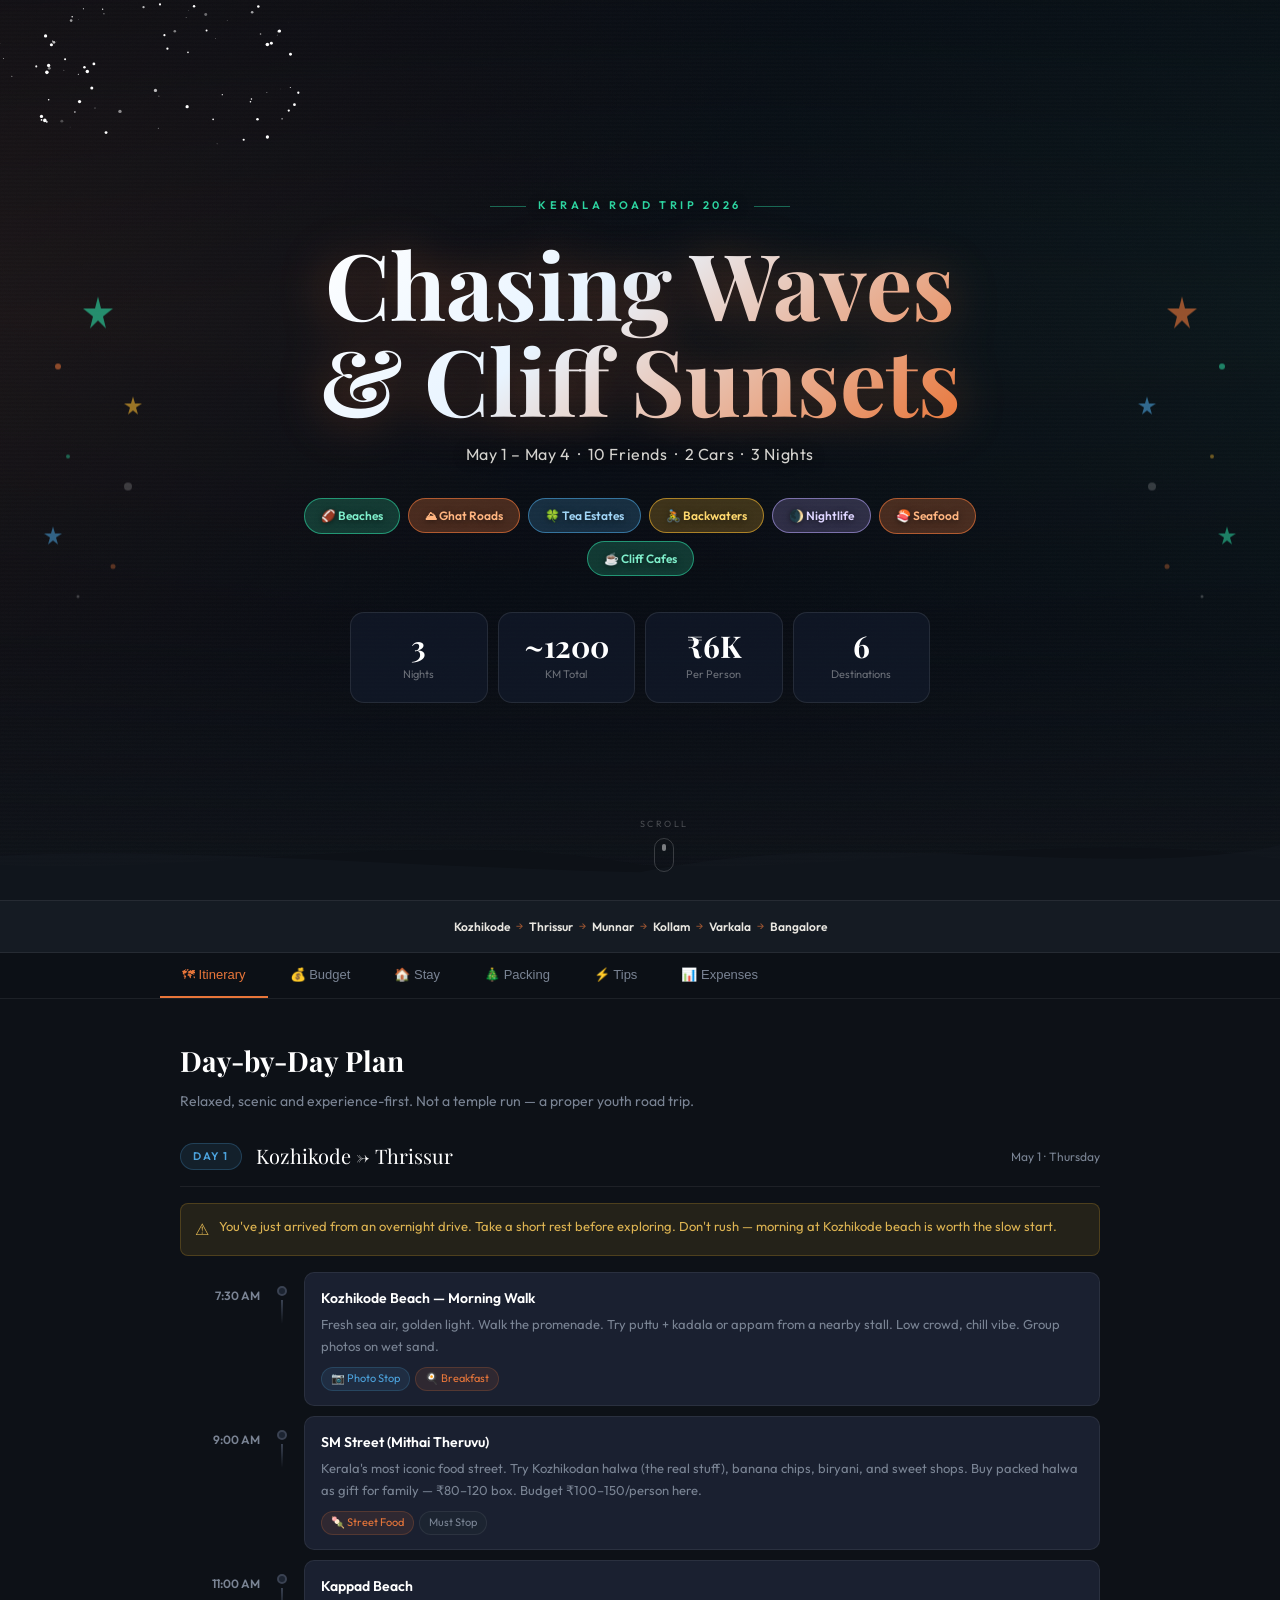
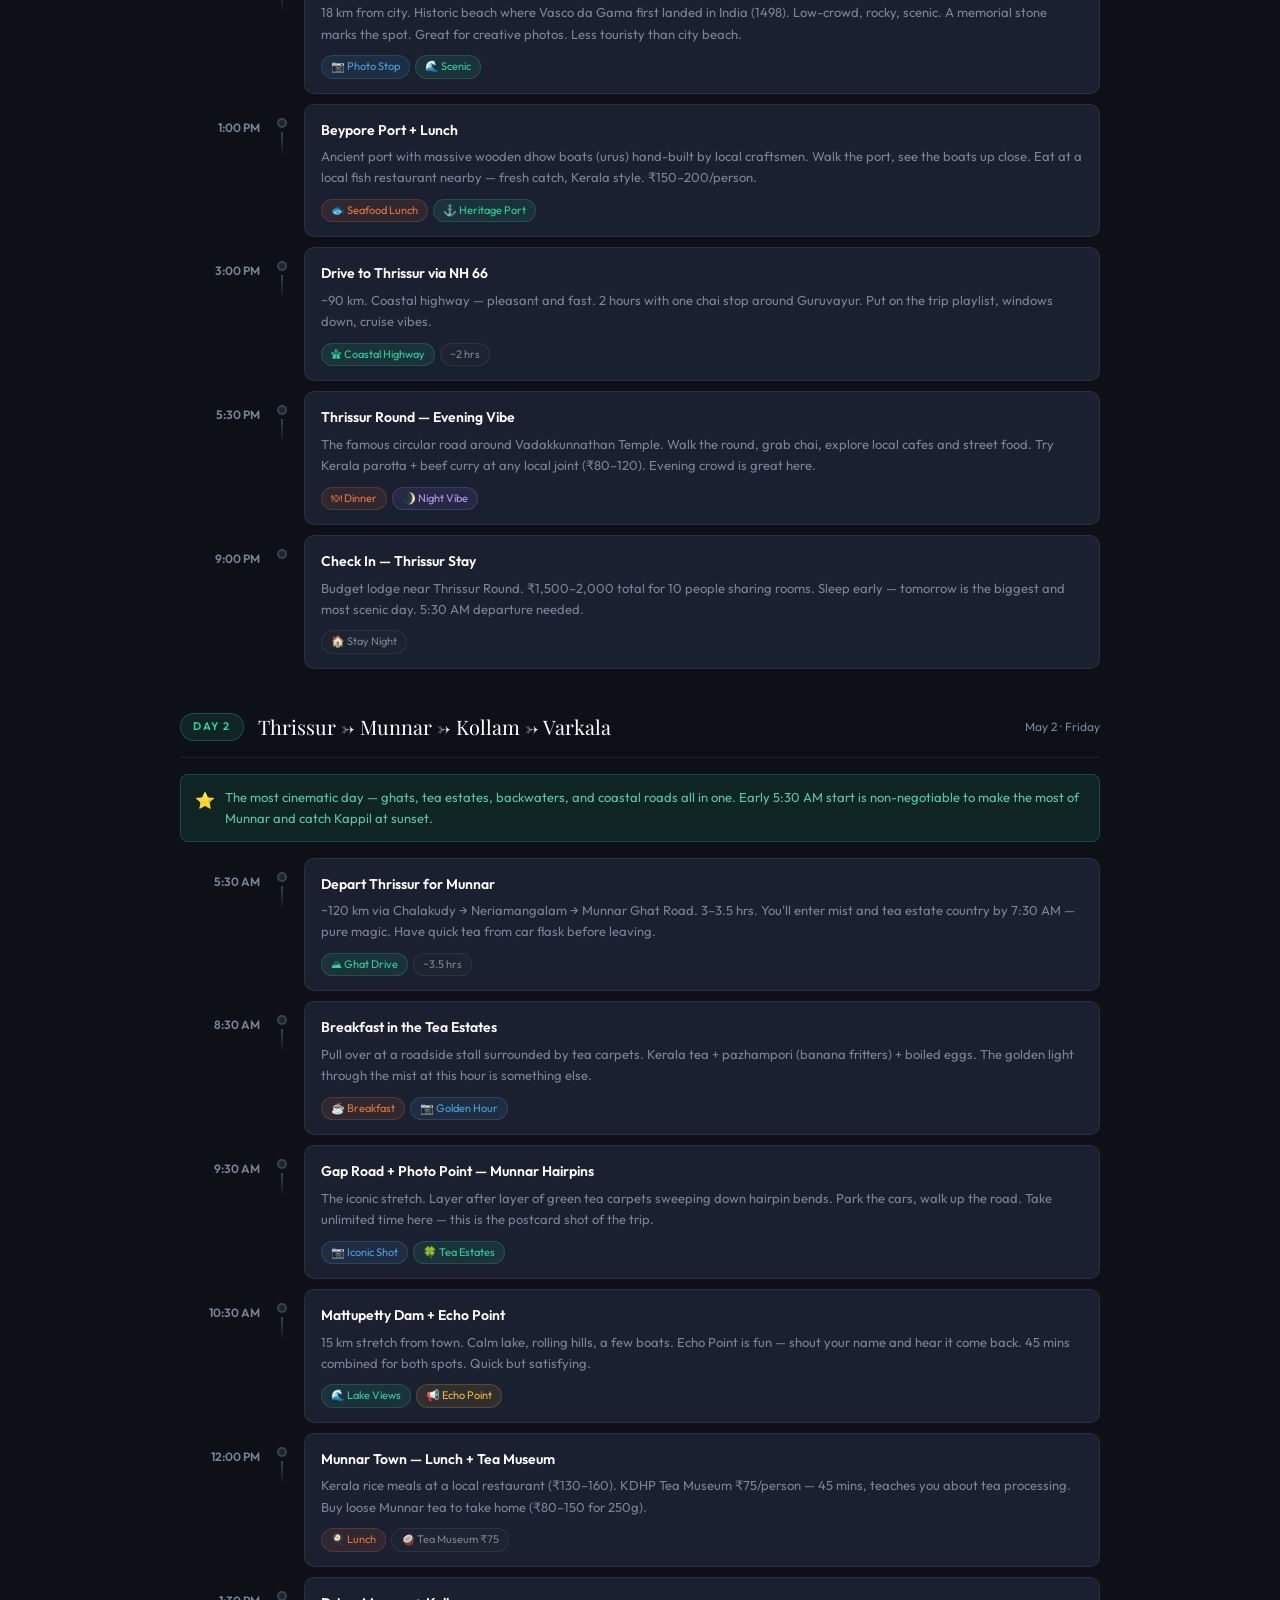
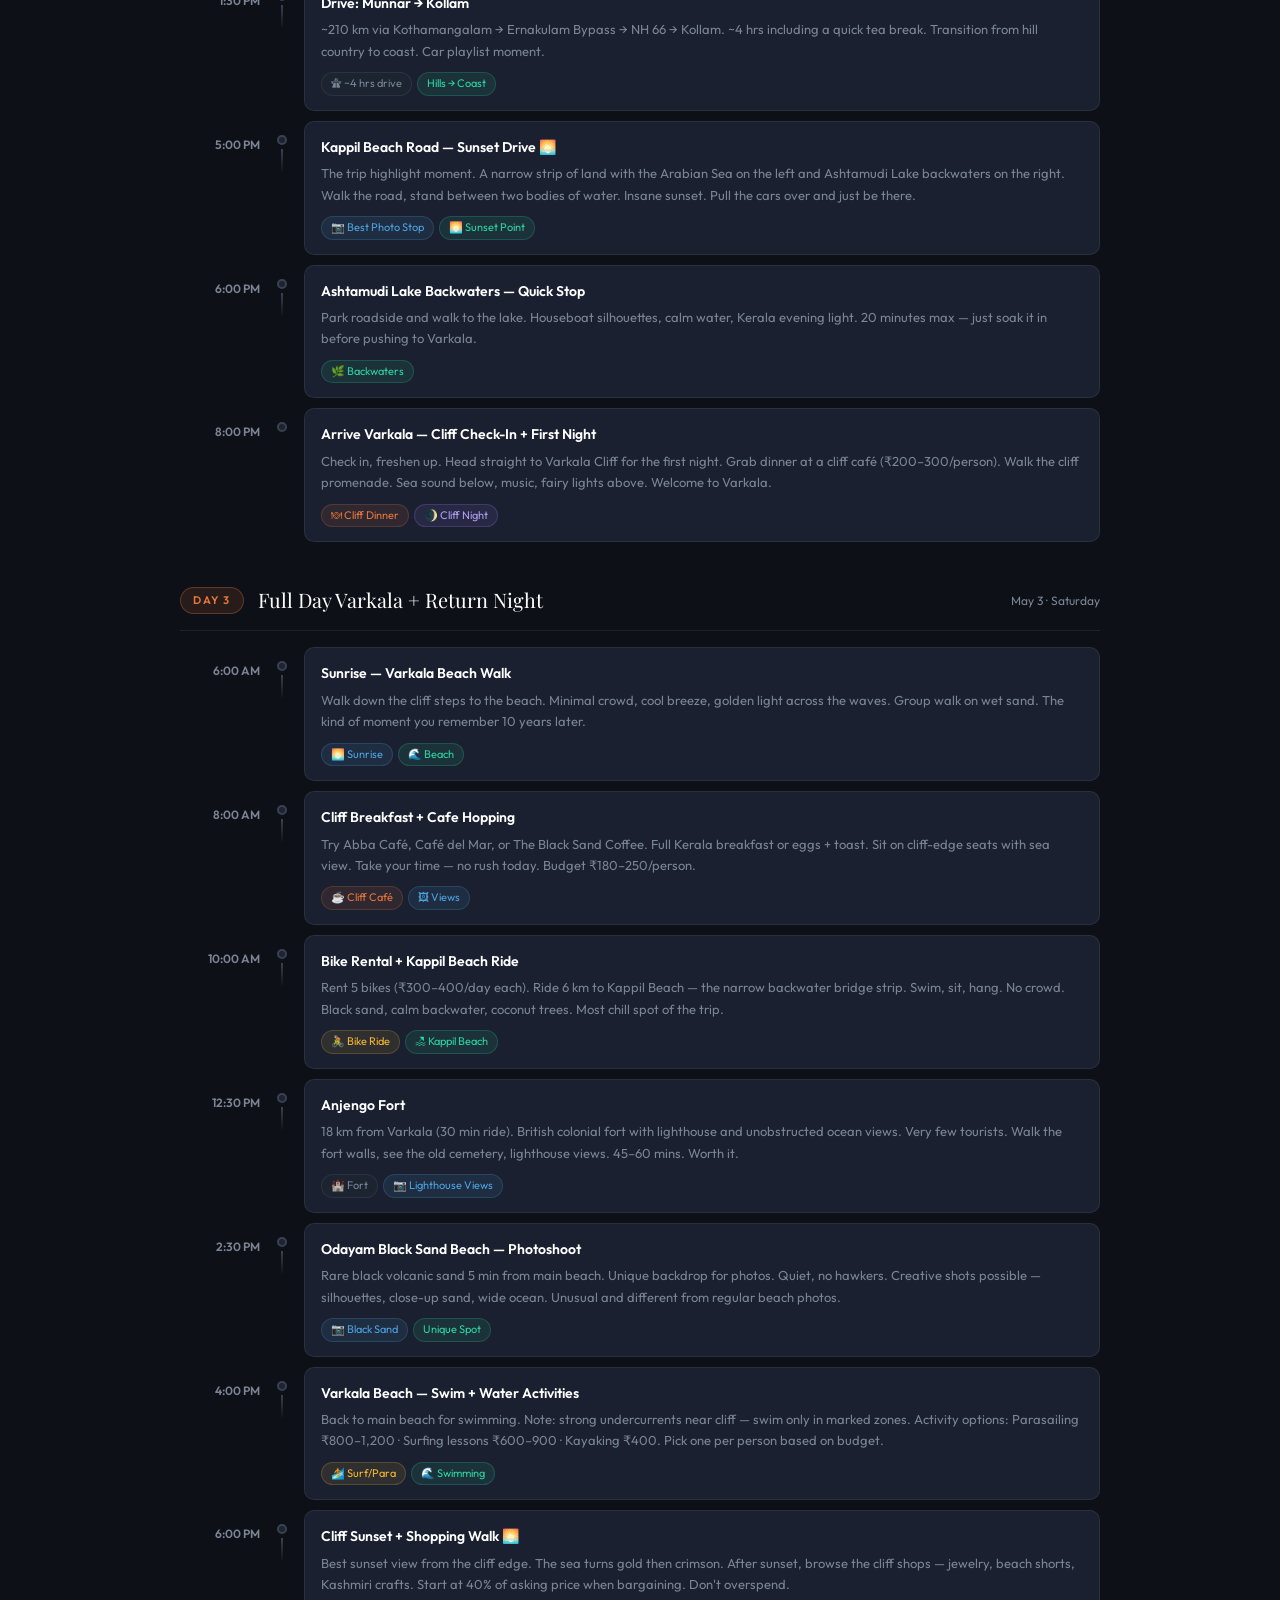
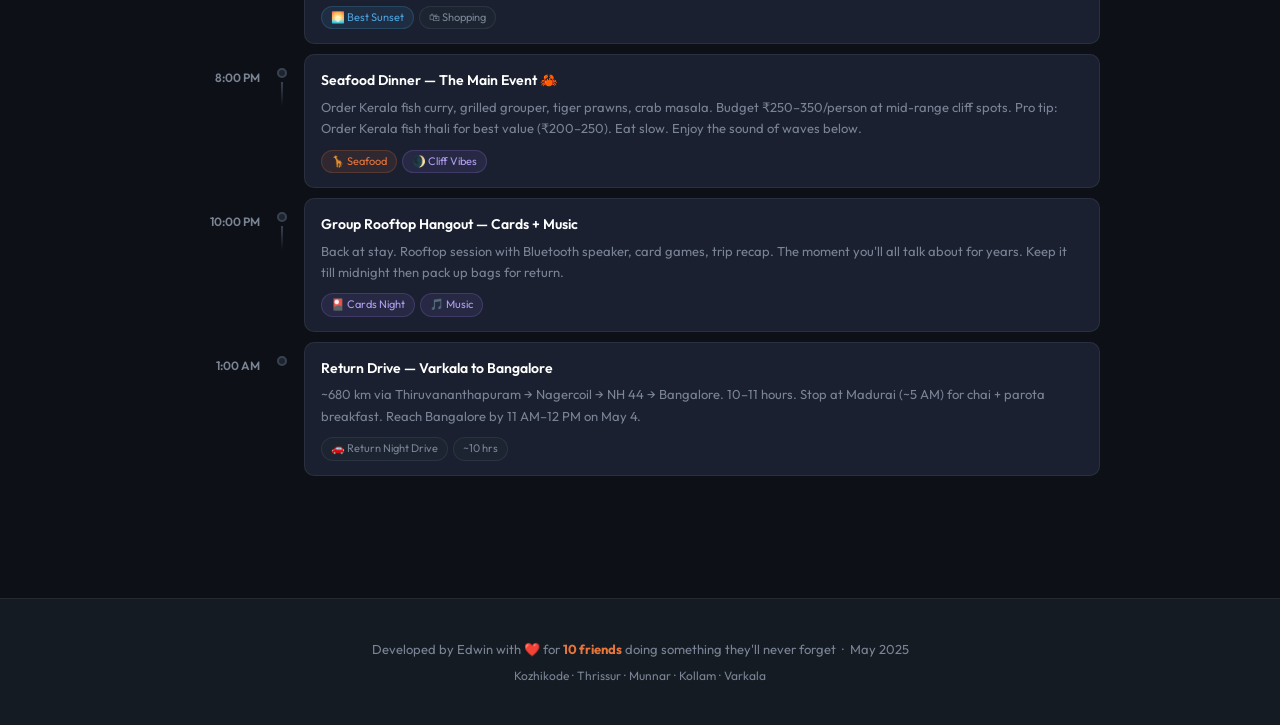
<file: kerala-road-trip.html>
<!DOCTYPE html>
<html lang="en">

<head>
  <meta charset="UTF-8" />
  <meta name="viewport" content="width=device-width, initial-scale=1.0" />
  <title>Kerala Road Trip 2026</title>
  <link rel="preconnect" href="https://fonts.googleapis.com" />
  <link
    href="https://fonts.googleapis.com/css2?family=Playfair+Display:ital,wght@0,400;0,700;1,400&family=Outfit:wght@300;400;500;600&display=swap"
    rel="stylesheet" />
  <style>
    :root {
      --bg: #0D1117;
      --bg2: #151B23;
      --bg3: #1C2431;
      --card: #1A2030;
      --border: rgba(255, 255, 255, 0.07);
      --orange: #E8763A;
      --orange-dim: rgba(232, 118, 58, 0.12);
      --teal: #2DD4A0;
      --teal-dim: rgba(45, 212, 160, 0.1);
      --blue: #4CA3DD;
      --blue-dim: rgba(76, 163, 221, 0.1);
      --amber: #F5B731;
      --amber-dim: rgba(245, 183, 49, 0.1);
      --text: #E8E6E0;
      --muted: #7A8494;
      --subtle: #3A4252;
    }

    *,
    *::before,
    *::after {
      box-sizing: border-box;
      margin: 0;
      padding: 0;
    }

    html {
      scroll-behavior: smooth;
    }

    body {
      font-family: 'Outfit', sans-serif;
      background: var(--bg);
      color: var(--text);
      min-height: 100vh;
      font-size: 15px;
      line-height: 1.6;
    }

    /* ══════════════════ HERO ══════════════════ */
    .hero {
      position: relative;
      height: 100vh;
      min-height: 640px;
      max-height: 960px;
      display: flex;
      flex-direction: column;
      align-items: center;
      justify-content: center;
      overflow: hidden;
      text-align: center;
      cursor: default;
    }

    .hero-img {
      position: absolute;
      inset: 0;
      background-image: url('https://images.unsplash.com/photo-1602216056096-3b40cc0c9944?auto=format&fit=crop&w=1920&q=80');
      background-size: cover;
      background-position: center 55%;
      transform: scale(1.08);
      transition: transform 0.08s linear;
      will-change: transform;
    }

    .hero-overlay {
      position: absolute;
      inset: 0;
      background:
        linear-gradient(180deg, rgba(4, 8, 16, 0.72) 0%, rgba(4, 8, 16, 0.45) 35%, rgba(4, 8, 16, 0.65) 70%, rgba(13, 17, 23, 1) 100%),
        linear-gradient(120deg, rgba(232, 118, 58, 0.18) 0%, transparent 45%),
        linear-gradient(240deg, rgba(45, 212, 160, 0.1) 0%, transparent 50%);
    }

    .hero-grain {
      position: absolute;
      inset: 0;
      pointer-events: none;
      background-image: url("data:image/svg+xml,%3Csvg viewBox='0 0 256 256' xmlns='http://www.w3.org/2000/svg'%3E%3Cfilter id='n'%3E%3CfeTurbulence type='fractalNoise' baseFrequency='0.9' numOctaves='4' stitchTiles='stitch'/%3E%3C/filter%3E%3Crect width='100%25' height='100%25' filter='url(%23n)' opacity='0.035'/%3E%3C/svg%3E");
      background-size: 200px;
      opacity: 0.6;
    }

    #ptcl {
      position: absolute;
      inset: 0;
      pointer-events: none;
    }

    .hero-scanline {
      position: absolute;
      inset: 0;
      pointer-events: none;
      background: repeating-linear-gradient(0deg, transparent, transparent 2px, rgba(255, 255, 255, 0.008) 2px, rgba(255, 255, 255, 0.008) 4px);
    }

    /* SPARKLE SIDE DECORATORS */
    .sparkle-left,
    .sparkle-right {
      position: absolute;
      top: 50%;
      transform: translateY(-50%);
      z-index: 5;
      pointer-events: none;
      opacity: 0;
      animation: riseIn 1.2s 0.8s ease both;
    }

    .sparkle-left {
      left: clamp(12px, 3vw, 60px);
      animation-name: sparkleIn;
    }

    .sparkle-right {
      right: clamp(12px, 3vw, 60px);
      animation-name: sparkleIn;
    }

    @keyframes sparkleIn {
      from { opacity: 0; transform: translateY(-50%) scale(0.8); }
      to   { opacity: 1; transform: translateY(-50%) scale(1); }
    }

    /* WAVE */
    .hero-wave {
      position: absolute;
      bottom: -1px;
      left: 0;
      right: 0;
      height: 100px;
      line-height: 0;
      pointer-events: none;
    }

    .hero-wave svg {
      display: block;
      width: 100%;
      height: 100%;
    }

    /* FLOAT CARD */
    .fc {
      position: absolute;
      right: clamp(20px, 5vw, 90px);
      bottom: 140px;
      z-index: 10;
      background: rgba(10, 16, 28, 0.72);
      backdrop-filter: blur(18px) saturate(1.4);
      border: 1px solid rgba(255, 255, 255, 0.1);
      border-radius: 18px;
      padding: 16px 20px;
      width: 230px;
      text-align: left;
      opacity: 0;
      animation: riseIn 0.9s 1.2s ease both;
      transition: transform 0.25s, box-shadow 0.25s, border-color 0.25s;
    }

    .fc:hover {
      transform: translateY(-5px);
      box-shadow: 0 20px 40px rgba(0, 0, 0, 0.4);
      border-color: rgba(45, 212, 160, 0.25);
    }

    .fc-tag {
      font-size: 10px;
      letter-spacing: 2px;
      text-transform: uppercase;
      color: var(--teal);
      margin-bottom: 7px;
      display: flex;
      align-items: center;
      gap: 5px;
    }

    .fc-tag::before {
      content: '';
      width: 6px;
      height: 6px;
      border-radius: 50%;
      background: var(--teal);
      animation: pulse 2s ease infinite;
    }

    .fc-name {
      font-family: 'Playfair Display', serif;
      font-size: 16px;
      color: #fff;
      font-weight: 700;
      margin-bottom: 3px;
    }

    .fc-sub {
      font-size: 12px;
      color: rgba(255, 255, 255, 0.4);
      margin-bottom: 14px;
    }

    .fc-bars {
      display: flex;
      gap: 5px;
    }

    .fc-bar {
      height: 3px;
      border-radius: 2px;
      flex: 1;
    }

    /* CONTENT */
    .hero-content {
      position: relative;
      z-index: 6;
      max-width: 780px;
      padding: 0 24px;
      display: flex;
      flex-direction: column;
      align-items: center;
    }

    .eyebrow {
      display: inline-flex;
      align-items: center;
      gap: 12px;
      font-size: 11px;
      letter-spacing: 3.5px;
      text-transform: uppercase;
      color: var(--teal);
      font-weight: 600;
      margin-bottom: 20px;
      text-shadow: 0 1px 10px rgba(0,0,0,0.7);
      opacity: 0;
      animation: riseIn 0.8s 0.15s ease both;
    }

    .eyebrow::before,
    .eyebrow::after {
      content: '';
      width: 36px;
      height: 1px;
      background: currentColor;
      opacity: 0.45;
    }

    .hero h1 {
      font-family: 'Playfair Display', serif;
      font-size: clamp(46px, 8vw, 92px);
      line-height: 1.04;
      font-weight: 700;
      margin-bottom: 16px;
      background: linear-gradient(140deg, #ffffff 0%, #e8f4ff 40%, var(--orange) 100%);
      -webkit-background-clip: text;
      -webkit-text-fill-color: transparent;
      background-clip: text;
      filter: drop-shadow(0 2px 24px rgba(232, 118, 58, 0.35));
      opacity: 0;
      animation: riseIn 0.9s 0.3s ease both;
    }

    .hero-sub {
      font-size: 16px;
      color: rgba(240, 238, 232, 0.88);
      margin-bottom: 30px;
      font-weight: 400;
      letter-spacing: 0.6px;
      text-shadow: 0 1px 12px rgba(0,0,0,0.8);
      opacity: 0;
      animation: riseIn 0.8s 0.45s ease both;
    }

    .chips {
      display: flex;
      flex-wrap: wrap;
      justify-content: center;
      gap: 8px;
      margin-bottom: 36px;
      opacity: 0;
      animation: riseIn 0.8s 0.6s ease both;
    }

    .chip {
      padding: 7px 16px;
      border-radius: 30px;
      font-size: 12px;
      font-weight: 600;
      border: 1px solid;
      display: inline-flex;
      align-items: center;
      gap: 5px;
      backdrop-filter: blur(16px) saturate(1.6);
      -webkit-backdrop-filter: blur(16px) saturate(1.6);
      transition: transform 0.2s, box-shadow 0.2s, border-color 0.2s;
      cursor: default;
      text-shadow: 0 1px 6px rgba(0,0,0,0.5);
    }

    .chip:hover {
      transform: translateY(-3px);
      box-shadow: 0 6px 20px rgba(0, 0, 0, 0.35);
    }

    .co {
      background: rgba(232, 118, 58, 0.28);
      border-color: rgba(232, 118, 58, 0.65);
      color: #ffb580;
    }

    .ct {
      background: rgba(45, 212, 160, 0.22);
      border-color: rgba(45, 212, 160, 0.6);
      color: #7eeecb;
    }

    .cb {
      background: rgba(76, 163, 221, 0.22);
      border-color: rgba(76, 163, 221, 0.6);
      color: #a0d4f5;
    }

    .ca {
      background: rgba(245, 183, 49, 0.22);
      border-color: rgba(245, 183, 49, 0.6);
      color: #ffd96e;
    }

    .cp {
      background: rgba(176, 158, 240, 0.22);
      border-color: rgba(176, 158, 240, 0.6);
      color: #ddd4ff;
    }

    .stats {
      display: grid;
      grid-template-columns: repeat(4, 1fr);
      gap: 10px;
      max-width: 580px;
      width: 100%;
      opacity: 0;
      animation: riseIn 0.8s 0.75s ease both;
    }

    .sbox {
      background: rgba(20, 30, 50, 0.55);
      backdrop-filter: blur(14px);
      border: 1px solid rgba(255, 255, 255, 0.09);
      border-radius: 14px;
      padding: 18px 10px;
      transition: all 0.25s;
      cursor: default;
    }

    .sbox:hover {
      border-color: rgba(232, 118, 58, 0.35);
      transform: translateY(-4px);
      background: rgba(30, 44, 70, 0.65);
    }

    .snum {
      font-family: 'Playfair Display', serif;
      font-size: 30px;
      font-weight: 700;
      color: #fff;
      line-height: 1;
    }

    .slbl {
      font-size: 11px;
      color: rgba(255, 255, 255, 0.38);
      margin-top: 5px;
    }

    /* SCROLL HINT */
    .hero-scroll {
      position: absolute;
      bottom: 28px;
      left: 50%;
      transform: translateX(-50%);
      z-index: 7;
      display: flex;
      flex-direction: column;
      align-items: center;
      gap: 7px;
      opacity: 0;
      animation: riseIn 0.8s 1.05s ease both;
    }

    .hero-scroll span {
      font-size: 9px;
      letter-spacing: 2.5px;
      text-transform: uppercase;
      color: rgba(255, 255, 255, 0.25);
    }

    .spill {
      width: 20px;
      height: 34px;
      border-radius: 10px;
      border: 1px solid rgba(255, 255, 255, 0.18);
      display: flex;
      align-items: flex-start;
      justify-content: center;
      padding-top: 5px;
    }

    .sdot {
      width: 4px;
      height: 7px;
      border-radius: 2px;
      background: rgba(255, 255, 255, 0.45);
      animation: sbounce 2.2s ease-in-out infinite;
    }

    @keyframes riseIn {
      from {
        opacity: 0;
        transform: translateY(22px);
      }

      to {
        opacity: 1;
        transform: translateY(0);
      }
    }

    @keyframes sbounce {

      0%,
      100% {
        transform: translateY(0);
      }

      55% {
        transform: translateY(9px);
      }
    }

    @keyframes pulse {

      0%,
      100% {
        opacity: 1;
        transform: scale(1);
      }

      50% {
        opacity: 0.4;
        transform: scale(0.7);
      }
    }

    /* ── ROUTE STRIP ── */
    .route-strip {
      display: flex;
      align-items: center;
      justify-content: center;
      flex-wrap: wrap;
      gap: 6px;
      padding: 16px 24px;
      background: var(--bg2);
      border-top: 1px solid var(--border);
      border-bottom: 1px solid var(--border);
    }

    .rc {
      font-size: 12px;
      font-weight: 600;
      color: var(--text);
    }

    .ra {
      color: var(--orange);
      font-size: 11px;
      opacity: 0.6;
    }

    /* ── NAV ── */
    .nav-wrap {
      position: sticky;
      top: 0;
      z-index: 100;
      background: rgba(13, 17, 23, 0.93);
      backdrop-filter: blur(14px);
      border-bottom: 1px solid var(--border);
    }

    .nav-inner {
      max-width: 960px;
      margin: 0 auto;
      display: flex;
      overflow-x: auto;
      scrollbar-width: none;
    }

    .nav-inner::-webkit-scrollbar {
      display: none;
    }

    .nav-tab {
      flex-shrink: 0;
      padding: 14px 22px;
      font-size: 13px;
      font-weight: 500;
      color: var(--muted);
      cursor: pointer;
      border-bottom: 2px solid transparent;
      border-top: none;
      border-left: none;
      border-right: none;
      transition: all 0.2s;
      white-space: nowrap;
      user-select: none;
      background: none;
    }

    .nav-tab:hover {
      color: var(--text);
    }

    .nav-tab.active {
      color: var(--orange);
      border-bottom-color: var(--orange);
    }

    /* ── MAIN ── */
    .main {
      max-width: 960px;
      margin: 0 auto;
      padding: 40px 20px 80px;
    }

    .section {
      display: none;
    }

    .section.active {
      display: block;
    }

    .sec-title {
      font-family: 'Playfair Display', serif;
      font-size: 28px;
      font-weight: 700;
      color: #fff;
      margin-bottom: 6px;
    }

    .sec-desc {
      font-size: 14px;
      color: var(--muted);
      margin-bottom: 28px;
    }

    /* TIMELINE */
    .day-block {
      margin-bottom: 32px;
    }

    .day-header {
      display: flex;
      align-items: center;
      gap: 14px;
      margin-bottom: 16px;
      padding-bottom: 14px;
      border-bottom: 1px solid var(--border);
    }

    .day-badge {
      font-size: 11px;
      font-weight: 600;
      letter-spacing: 1.5px;
      text-transform: uppercase;
      padding: 4px 12px;
      border-radius: 30px;
    }

    .b1 {
      background: var(--blue-dim);
      color: var(--blue);
      border: 1px solid rgba(76, 163, 221, 0.25);
    }

    .b2 {
      background: var(--teal-dim);
      color: var(--teal);
      border: 1px solid rgba(45, 212, 160, 0.25);
    }

    .b3 {
      background: var(--orange-dim);
      color: var(--orange);
      border: 1px solid rgba(232, 118, 58, 0.3);
    }

    .dth {
      font-family: 'Playfair Display', serif;
      font-size: 20px;
      color: #fff;
    }

    .ddh {
      margin-left: auto;
      font-size: 12px;
      color: var(--muted);
      white-space: nowrap;
    }

    .timeline {
      display: flex;
      flex-direction: column;
    }

    .tli {
      display: grid;
      grid-template-columns: 80px 20px 1fr;
      gap: 0 12px;
      align-items: start;
    }

    .tlt {
      font-size: 12px;
      font-weight: 600;
      color: var(--muted);
      text-align: right;
      padding-top: 14px;
    }

    .tll {
      display: flex;
      flex-direction: column;
      align-items: center;
      padding-top: 14px;
    }

    .tld {
      width: 10px;
      height: 10px;
      border-radius: 50%;
      background: var(--bg3);
      border: 2px solid var(--subtle);
      flex-shrink: 0;
      transition: border-color 0.2s;
    }

    .tli:hover .tld {
      border-color: var(--orange);
    }

    .tlc {
      width: 2px;
      flex: 1;
      min-height: 24px;
      background: linear-gradient(var(--subtle), transparent);
      margin-top: 4px;
    }

    .tli:last-child .tlc {
      display: none;
    }

    .tlcard {
      background: var(--card);
      border: 1px solid var(--border);
      border-radius: 10px;
      padding: 14px 16px;
      margin-bottom: 10px;
      transition: border-color 0.2s, transform 0.15s;
    }

    .tlcard:hover {
      border-color: rgba(255, 255, 255, 0.14);
      transform: translateX(2px);
    }

    .tlct {
      font-size: 14px;
      font-weight: 600;
      color: #fff;
      margin-bottom: 5px;
    }

    .tlcd {
      font-size: 13px;
      color: var(--muted);
      line-height: 1.65;
    }

    .tags {
      display: flex;
      flex-wrap: wrap;
      gap: 5px;
      margin-top: 10px;
    }

    .tag {
      font-size: 11px;
      padding: 2px 9px;
      border-radius: 20px;
      background: var(--bg3);
      color: var(--muted);
      border: 1px solid var(--border);
    }

    .tf {
      background: rgba(232, 118, 58, 0.1);
      color: #E8763A;
      border-color: rgba(232, 118, 58, 0.2);
    }

    .tp {
      background: rgba(76, 163, 221, 0.1);
      color: #4CA3DD;
      border-color: rgba(76, 163, 221, 0.2);
    }

    .ts {
      background: rgba(45, 212, 160, 0.1);
      color: #2DD4A0;
      border-color: rgba(45, 212, 160, 0.2);
    }

    .ta {
      background: rgba(245, 183, 49, 0.1);
      color: #F5B731;
      border-color: rgba(245, 183, 49, 0.2);
    }

    .tn {
      background: rgba(160, 130, 240, 0.1);
      color: #B09EF0;
      border-color: rgba(160, 130, 240, 0.2);
    }

    .alert-box {
      display: flex;
      gap: 10px;
      align-items: flex-start;
      border-radius: 8px;
      padding: 12px 14px;
      margin-bottom: 16px;
      font-size: 13px;
      line-height: 1.6;
    }

    .aw {
      background: rgba(245, 183, 49, 0.1);
      border: 1px solid rgba(245, 183, 49, 0.2);
      color: #ddb452;
    }

    .ai {
      background: var(--teal-dim);
      border: 1px solid rgba(45, 212, 160, 0.2);
      color: #59c9a5;
    }

    .aico {
      font-size: 16px;
      flex-shrink: 0;
      margin-top: 1px;
    }

    /* BUDGET */
    .bgrid {
      display: grid;
      grid-template-columns: repeat(3, 1fr);
      gap: 12px;
      margin-bottom: 20px;
    }

    .bcard {
      background: var(--card);
      border: 1px solid var(--border);
      border-radius: 12px;
      padding: 18px 16px;
      transition: border-color 0.2s;
    }

    .bcard:hover {
      border-color: rgba(255, 255, 255, 0.13);
    }

    .bcat {
      font-size: 11px;
      color: var(--muted);
      margin-bottom: 6px;
      letter-spacing: 0.5px;
    }

    .bamt {
      font-family: 'Playfair Display', serif;
      font-size: 28px;
      font-weight: 700;
      line-height: 1;
    }

    .bnote {
      font-size: 11px;
      color: var(--muted);
      margin-top: 8px;
      line-height: 1.5;
    }

    .bbar {
      height: 3px;
      border-radius: 2px;
      margin-top: 12px;
    }

    .btotal {
      background: linear-gradient(135deg, rgba(45, 212, 160, 0.12), rgba(45, 212, 160, 0.04));
      border: 1px solid rgba(45, 212, 160, 0.25);
      border-radius: 14px;
      padding: 20px 24px;
      display: flex;
      justify-content: space-between;
      align-items: center;
    }

    .btl .lbl {
      font-size: 13px;
      color: var(--teal);
      font-weight: 500;
    }

    .btl .sub {
      font-size: 12px;
      color: var(--muted);
      margin-top: 3px;
    }

    .btr {
      font-family: 'Playfair Display', serif;
      font-size: 40px;
      font-weight: 700;
      color: var(--teal);
    }

    .bnbox {
      font-size: 12px;
      color: var(--muted);
      margin-top: 14px;
      padding: 10px 14px;
      background: var(--bg2);
      border-radius: 8px;
      border-left: 3px solid var(--subtle);
      line-height: 1.7;
    }

    /* STAY */
    .sgrid {
      display: grid;
      grid-template-columns: repeat(3, 1fr);
      gap: 14px;
    }

    .scard {
      background: var(--card);
      border: 1px solid var(--border);
      border-radius: 14px;
      padding: 18px;
      position: relative;
      overflow: hidden;
      transition: border-color 0.2s, transform 0.15s;
    }

    .scard:hover {
      border-color: rgba(255, 255, 255, 0.14);
      transform: translateY(-2px);
    }

    .sacc {
      position: absolute;
      top: 0;
      left: 0;
      right: 0;
      height: 3px;
    }

    .sarea {
      font-size: 10px;
      letter-spacing: 2px;
      text-transform: uppercase;
      color: var(--muted);
      margin-bottom: 6px;
    }

    .sname {
      font-family: 'Playfair Display', serif;
      font-size: 17px;
      color: #fff;
      margin-bottom: 12px;
    }

    .sprice {
      font-size: 13px;
      color: var(--muted);
      margin-bottom: 10px;
    }

    .sprice strong {
      font-size: 20px;
      font-weight: 700;
      font-family: 'Playfair Display', serif;
    }

    .sfeat {
      font-size: 12px;
      color: var(--muted);
      line-height: 1.9;
    }

    .sfeat span {
      display: block;
    }

    .sfeat span::before {
      content: '·  ';
      color: var(--subtle);
    }

    .srec {
      margin-top: 10px;
      font-size: 11px;
      padding: 3px 10px;
      border-radius: 20px;
      display: inline-block;
      background: var(--teal-dim);
      color: var(--teal);
      border: 1px solid rgba(45, 212, 160, 0.2);
    }

    /* PACKING */
    .pgrid {
      display: grid;
      grid-template-columns: repeat(3, 1fr);
      gap: 12px;
    }

    .pcat {
      background: var(--card);
      border: 1px solid var(--border);
      border-radius: 12px;
      padding: 16px;
    }

    .pctit {
      font-size: 11px;
      font-weight: 600;
      letter-spacing: 1.5px;
      text-transform: uppercase;
      color: var(--muted);
      margin-bottom: 12px;
      padding-bottom: 10px;
      border-bottom: 1px solid var(--border);
    }

    .pitem {
      display: flex;
      align-items: center;
      gap: 8px;
      font-size: 13px;
      color: var(--text);
      padding: 4px 0;
      cursor: pointer;
      user-select: none;
      transition: color 0.15s;
    }

    .pitem:hover {
      color: #fff;
    }

    .pchk {
      width: 16px;
      height: 16px;
      border-radius: 4px;
      flex-shrink: 0;
      border: 1.5px solid var(--subtle);
      background: transparent;
      display: flex;
      align-items: center;
      justify-content: center;
      font-size: 10px;
      font-weight: 700;
      color: transparent;
      transition: all 0.15s;
    }

    .pitem.ck {
      color: var(--muted);
      text-decoration: line-through;
    }

    .pitem.ck .pchk {
      background: var(--teal);
      border-color: var(--teal);
      color: #000;
    }

    .pctr {
      font-size: 12px;
      color: var(--muted);
      margin-bottom: 20px;
    }

    .pctr strong {
      color: var(--teal);
    }

    /* TIPS */
    .tgrid {
      display: grid;
      grid-template-columns: repeat(2, 1fr);
      gap: 14px;
    }

    .tcard {
      background: var(--card);
      border: 1px solid var(--border);
      border-radius: 12px;
      padding: 18px;
    }

    .ticon {
      font-size: 22px;
      margin-bottom: 10px;
    }

    .ttit {
      font-size: 14px;
      font-weight: 600;
      color: #fff;
      margin-bottom: 10px;
    }

    .titem {
      display: flex;
      gap: 8px;
      font-size: 13px;
      color: var(--muted);
      line-height: 1.65;
      padding: 3px 0;
    }

    .tdot {
      width: 3px;
      height: 3px;
      border-radius: 50%;
      background: var(--subtle);
      margin-top: 10px;
      flex-shrink: 0;
    }

    /* EXPENSE */
    .egrid {
      display: grid;
      grid-template-columns: repeat(2, 1fr);
      gap: 14px;
    }

    .ecard {
      background: var(--card);
      border: 1px solid var(--border);
      border-radius: 12px;
      padding: 18px;
    }

    .etit {
      font-size: 13px;
      font-weight: 600;
      color: var(--teal);
      margin-bottom: 12px;
      padding-bottom: 10px;
      border-bottom: 1px solid var(--border);
    }

    .eitem {
      font-size: 13px;
      color: var(--muted);
      line-height: 1.9;
      display: flex;
      gap: 8px;
    }

    .ebul {
      color: var(--teal);
      flex-shrink: 0;
    }

    .arow {
      display: flex;
      flex-wrap: wrap;
      gap: 8px;
      margin-top: 12px;
    }

    .achip {
      display: flex;
      align-items: center;
      gap: 6px;
      background: var(--bg3);
      border: 1px solid var(--border);
      border-radius: 8px;
      padding: 6px 12px;
      font-size: 12px;
      color: var(--text);
    }

    /* FOOTER */
    .footer {
      text-align: center;
      padding: 40px 24px;
      border-top: 1px solid var(--border);
      background: var(--bg2);
    }

    .footer p {
      font-size: 13px;
      color: var(--muted);
    }

    .footer strong {
      color: var(--orange);
    }

    /* RESPONSIVE */
    @media(max-width:700px) {
      .stats {
        grid-template-columns: repeat(2, 1fr);
      }

      .bgrid {
        grid-template-columns: 1fr 1fr;
      }

      .sgrid {
        grid-template-columns: 1fr;
      }

      .pgrid {
        grid-template-columns: 1fr 1fr;
      }

      .tgrid {
        grid-template-columns: 1fr;
      }

      .egrid {
        grid-template-columns: 1fr;
      }

      .tli {
        grid-template-columns: 60px 16px 1fr;
      }

      .fc {
        display: none;
      }
    }

    @media(max-width:480px) {
      .bgrid {
        grid-template-columns: 1fr;
      }

      .pgrid {
        grid-template-columns: 1fr;
      }

      .hero h1 {
        font-size: 38px;
      }
    }

    @keyframes fadeUp {
      from {
        opacity: 0;
        transform: translateY(14px);
      }

      to {
        opacity: 1;
        transform: translateY(0);
      }
    }

    .section.active>* {
      animation: fadeUp 0.35s ease both;
    }

    .section.active>*:nth-child(2) {
      animation-delay: .05s;
    }

    .section.active>*:nth-child(3) {
      animation-delay: .1s;
    }

    .section.active>*:nth-child(4) {
      animation-delay: .15s;
    }
  </style>
</head>

<body>

  <!-- ═══ HERO ═══ -->
  <section class="hero" id="hero">
    <div class="hero-img" id="himg"></div>
    <div class="hero-overlay"></div>
    <div class="hero-grain"></div>
    <canvas id="ptcl"></canvas>
    <div class="hero-scanline"></div>

    <!-- Sparkle decorators left & right -->
    <div class="sparkle-left" aria-hidden="true">
      <svg width="120" height="320" viewBox="0 0 120 320" fill="none" xmlns="http://www.w3.org/2000/svg">
        <g opacity="0.7">
          <path d="M60 10 L63 22 L75 22 L65 30 L68 42 L60 34 L52 42 L55 30 L45 22 L57 22 Z" fill="#2DD4A0" opacity="0.9"/>
          <circle cx="20" cy="80" r="3" fill="#E8763A" opacity="0.8"/>
          <path d="M95 110 L97 117 L104 117 L98 121 L100 128 L95 124 L90 128 L92 121 L86 117 L93 117 Z" fill="#F5B731" opacity="0.85"/>
          <circle cx="30" cy="170" r="2" fill="#2DD4A0" opacity="0.6"/>
          <circle cx="90" cy="200" r="4" fill="#fff" opacity="0.25"/>
          <path d="M15 240 L17 247 L24 247 L18 251 L20 258 L15 254 L10 258 L12 251 L6 247 L13 247 Z" fill="#4CA3DD" opacity="0.8"/>
          <circle cx="75" cy="280" r="2.5" fill="#E8763A" opacity="0.5"/>
          <circle cx="40" cy="310" r="1.5" fill="#fff" opacity="0.3"/>
        </g>
      </svg>
    </div>
    <div class="sparkle-right" aria-hidden="true">
      <svg width="120" height="320" viewBox="0 0 120 320" fill="none" xmlns="http://www.w3.org/2000/svg">
        <g opacity="0.7">
          <path d="M60 10 L63 22 L75 22 L65 30 L68 42 L60 34 L52 42 L55 30 L45 22 L57 22 Z" fill="#E8763A" opacity="0.9"/>
          <circle cx="100" cy="80" r="3" fill="#2DD4A0" opacity="0.8"/>
          <path d="M25 110 L27 117 L34 117 L28 121 L30 128 L25 124 L20 128 L22 121 L16 117 L23 117 Z" fill="#4CA3DD" opacity="0.85"/>
          <circle cx="90" cy="170" r="2" fill="#F5B731" opacity="0.6"/>
          <circle cx="30" cy="200" r="4" fill="#fff" opacity="0.25"/>
          <path d="M105 240 L107 247 L114 247 L108 251 L110 258 L105 254 L100 258 L102 251 L96 247 L103 247 Z" fill="#2DD4A0" opacity="0.8"/>
          <circle cx="45" cy="280" r="2.5" fill="#E8763A" opacity="0.5"/>
          <circle cx="80" cy="310" r="1.5" fill="#fff" opacity="0.3"/>
        </g>
      </svg>
    </div>

    <!-- Main content -->
    <div class="hero-content">
      <div class="eyebrow">Kerala Road Trip 2026</div>
      <h1>Chasing Waves<br>&amp; Cliff Sunsets</h1>
      <p class="hero-sub">May 1 &ndash; May 4 &nbsp;&middot;&nbsp; 10 Friends &nbsp;&middot;&nbsp; 2 Cars
        &nbsp;&middot;&nbsp; 3 Nights</p>
      <div class="chips">
        <span class="chip ct">&#127944; Beaches</span>
        <span class="chip co">&#9968; Ghat Roads</span>
        <span class="chip cb">&#127808; Tea Estates</span>
        <span class="chip ca">&#128692; Backwaters</span>
        <span class="chip cp">&#127762; Nightlife</span>
        <span class="chip co">&#127843; Seafood</span>
        <span class="chip ct">&#9749; Cliff Cafes</span>
      </div>
      <div class="stats">
        <div class="sbox">
          <div class="snum" id="s0">0</div>
          <div class="slbl">Nights</div>
        </div>
        <div class="sbox">
          <div class="snum" id="s1">0</div>
          <div class="slbl">KM Total</div>
        </div>
        <div class="sbox">
          <div class="snum" id="s2">&#8377;6K</div>
          <div class="slbl">Per Person</div>
        </div>
        <div class="sbox">
          <div class="snum" id="s3">0</div>
          <div class="slbl">Destinations</div>
        </div>
      </div>
    </div>

    <!-- Scroll hint -->
    <div class="hero-scroll">
      <span>Scroll</span>
      <div class="spill">
        <div class="sdot"></div>
      </div>
    </div>

    <!-- Animated wave -->
    <div class="hero-wave">
      <svg viewBox="0 0 1440 100" preserveAspectRatio="none" xmlns="http://www.w3.org/2000/svg">
        <path id="wv1" fill="#0D1117" d="M0,50 C240,85 480,15 720,50 C960,85 1200,15 1440,50 L1440,100 L0,100 Z" />
        <path id="wv2" fill="#151B23" opacity="0.5"
          d="M0,65 C200,30 450,75 700,55 C950,35 1200,70 1440,55 L1440,100 L0,100 Z" />
      </svg>
    </div>
  </section>

  <!-- ROUTE -->
  <div class="route-strip">
    <span class="rc">Kozhikode</span><span class="ra">&rarr;</span>
    <span class="rc">Thrissur</span><span class="ra">&rarr;</span>
    <span class="rc">Munnar</span><span class="ra">&rarr;</span>
    <span class="rc">Kollam</span><span class="ra">&rarr;</span>
    <span class="rc">Varkala</span><span class="ra">&rarr;</span>
    <span class="rc">Bangalore</span>
  </div>

  <!-- NAV -->
  <div class="nav-wrap">
    <div class="nav-inner">
      <button class="nav-tab active" onclick="switchTab('itinerary',this)">&#128506; Itinerary</button>
      <button class="nav-tab" onclick="switchTab('budget',this)">&#128176; Budget</button>
      <button class="nav-tab" onclick="switchTab('stay',this)">&#127968; Stay</button>
      <button class="nav-tab" onclick="switchTab('packing',this)">&#127876; Packing</button>
      <button class="nav-tab" onclick="switchTab('tips',this)">&#9889; Tips</button>
      <button class="nav-tab" onclick="switchTab('expense',this)">&#128202; Expenses</button>
    </div>
  </div>

  <!-- MAIN -->
  <div class="main">

    <!-- ITINERARY -->
    <div id="tab-itinerary" class="section active">
      <div class="sec-title">Day-by-Day Plan</div>
      <p class="sec-desc">Relaxed, scenic and experience-first. Not a temple run — a proper youth road trip.</p>

      <div class="day-block">
        <div class="day-header">
          <span class="day-badge b1">Day 1</span>
          <span class="dth">Kozhikode &rarr; Thrissur</span>
          <span class="ddh">May 1 &middot; Thursday</span>
        </div>
        <div class="alert-box aw"><span class="aico">&#9888;</span><span>You've just arrived from an overnight drive.
            Take a short rest before exploring. Don't rush — morning at Kozhikode beach is worth the slow start.</span>
        </div>
        <div class="timeline">
          <div class="tli">
            <div class="tlt">7:30 AM</div>
            <div class="tll">
              <div class="tld"></div>
              <div class="tlc"></div>
            </div>
            <div class="tlcard">
              <div class="tlct">Kozhikode Beach — Morning Walk</div>
              <div class="tlcd">Fresh sea air, golden light. Walk the promenade. Try puttu + kadala or appam from a
                nearby stall. Low crowd, chill vibe. Group photos on wet sand.</div>
              <div class="tags"><span class="tag tp">&#128247; Photo Stop</span><span class="tag tf">&#127859;
                  Breakfast</span></div>
            </div>
          </div>
          <div class="tli">
            <div class="tlt">9:00 AM</div>
            <div class="tll">
              <div class="tld"></div>
              <div class="tlc"></div>
            </div>
            <div class="tlcard">
              <div class="tlct">SM Street (Mithai Theruvu)</div>
              <div class="tlcd">Kerala's most iconic food street. Try Kozhikodan halwa (the real stuff), banana chips,
                biryani, and sweet shops. Buy packed halwa as gift for family — ₹80–120 box. Budget ₹100–150/person
                here.</div>
              <div class="tags"><span class="tag tf">&#127841; Street Food</span><span class="tag">Must Stop</span>
              </div>
            </div>
          </div>
          <div class="tli">
            <div class="tlt">11:00 AM</div>
            <div class="tll">
              <div class="tld"></div>
              <div class="tlc"></div>
            </div>
            <div class="tlcard">
              <div class="tlct">Kappad Beach</div>
              <div class="tlcd">18 km from city. Historic beach where Vasco da Gama first landed in India (1498).
                Low-crowd, rocky, scenic. A memorial stone marks the spot. Great for creative photos. Less touristy than
                city beach.</div>
              <div class="tags"><span class="tag tp">&#128247; Photo Stop</span><span class="tag ts">&#127754;
                  Scenic</span></div>
            </div>
          </div>
          <div class="tli">
            <div class="tlt">1:00 PM</div>
            <div class="tll">
              <div class="tld"></div>
              <div class="tlc"></div>
            </div>
            <div class="tlcard">
              <div class="tlct">Beypore Port + Lunch</div>
              <div class="tlcd">Ancient port with massive wooden dhow boats (urus) hand-built by local craftsmen. Walk
                the port, see the boats up close. Eat at a local fish restaurant nearby — fresh catch, Kerala style.
                ₹150–200/person.</div>
              <div class="tags"><span class="tag tf">&#128031; Seafood Lunch</span><span class="tag ts">&#9875; Heritage
                  Port</span></div>
            </div>
          </div>
          <div class="tli">
            <div class="tlt">3:00 PM</div>
            <div class="tll">
              <div class="tld"></div>
              <div class="tlc"></div>
            </div>
            <div class="tlcard">
              <div class="tlct">Drive to Thrissur via NH 66</div>
              <div class="tlcd">~90 km. Coastal highway — pleasant and fast. 2 hours with one chai stop around
                Guruvayur. Put on the trip playlist, windows down, cruise vibes.</div>
              <div class="tags"><span class="tag ts">&#128739; Coastal Highway</span><span class="tag">~2 hrs</span>
              </div>
            </div>
          </div>
          <div class="tli">
            <div class="tlt">5:30 PM</div>
            <div class="tll">
              <div class="tld"></div>
              <div class="tlc"></div>
            </div>
            <div class="tlcard">
              <div class="tlct">Thrissur Round — Evening Vibe</div>
              <div class="tlcd">The famous circular road around Vadakkunnathan Temple. Walk the round, grab chai,
                explore local cafes and street food. Try Kerala parotta + beef curry at any local joint (₹80–120).
                Evening crowd is great here.</div>
              <div class="tags"><span class="tag tf">&#127869; Dinner</span><span class="tag tn">&#127762; Night
                  Vibe</span></div>
            </div>
          </div>
          <div class="tli">
            <div class="tlt">9:00 PM</div>
            <div class="tll">
              <div class="tld"></div>
              <div class="tlc"></div>
            </div>
            <div class="tlcard">
              <div class="tlct">Check In — Thrissur Stay</div>
              <div class="tlcd">Budget lodge near Thrissur Round. ₹1,500–2,000 total for 10 people sharing rooms. Sleep
                early — tomorrow is the biggest and most scenic day. 5:30 AM departure needed.</div>
              <div class="tags"><span class="tag">&#127968; Stay Night</span></div>
            </div>
          </div>
        </div>
      </div>

      <div class="day-block">
        <div class="day-header">
          <span class="day-badge b2">Day 2</span>
          <span class="dth">Thrissur &rarr; Munnar &rarr; Kollam &rarr; Varkala</span>
          <span class="ddh">May 2 &middot; Friday</span>
        </div>
        <div class="alert-box ai"><span class="aico">&#11088;</span><span>The most cinematic day — ghats, tea estates,
            backwaters, and coastal roads all in one. Early 5:30 AM start is non-negotiable to make the most of Munnar
            and catch Kappil at sunset.</span></div>
        <div class="timeline">
          <div class="tli">
            <div class="tlt">5:30 AM</div>
            <div class="tll">
              <div class="tld"></div>
              <div class="tlc"></div>
            </div>
            <div class="tlcard">
              <div class="tlct">Depart Thrissur for Munnar</div>
              <div class="tlcd">~120 km via Chalakudy → Neriamangalam → Munnar Ghat Road. 3–3.5 hrs. You'll enter mist
                and tea estate country by 7:30 AM — pure magic. Have quick tea from car flask before leaving.</div>
              <div class="tags"><span class="tag ts">&#9968; Ghat Drive</span><span class="tag">~3.5 hrs</span></div>
            </div>
          </div>
          <div class="tli">
            <div class="tlt">8:30 AM</div>
            <div class="tll">
              <div class="tld"></div>
              <div class="tlc"></div>
            </div>
            <div class="tlcard">
              <div class="tlct">Breakfast in the Tea Estates</div>
              <div class="tlcd">Pull over at a roadside stall surrounded by tea carpets. Kerala tea + pazhampori (banana
                fritters) + boiled eggs. The golden light through the mist at this hour is something else.</div>
              <div class="tags"><span class="tag tf">&#9749; Breakfast</span><span class="tag tp">&#128247; Golden
                  Hour</span></div>
            </div>
          </div>
          <div class="tli">
            <div class="tlt">9:30 AM</div>
            <div class="tll">
              <div class="tld"></div>
              <div class="tlc"></div>
            </div>
            <div class="tlcard">
              <div class="tlct">Gap Road + Photo Point — Munnar Hairpins</div>
              <div class="tlcd">The iconic stretch. Layer after layer of green tea carpets sweeping down hairpin bends.
                Park the cars, walk up the road. Take unlimited time here — this is the postcard shot of the trip.</div>
              <div class="tags"><span class="tag tp">&#128247; Iconic Shot</span><span class="tag ts">&#127808; Tea
                  Estates</span></div>
            </div>
          </div>
          <div class="tli">
            <div class="tlt">10:30 AM</div>
            <div class="tll">
              <div class="tld"></div>
              <div class="tlc"></div>
            </div>
            <div class="tlcard">
              <div class="tlct">Mattupetty Dam + Echo Point</div>
              <div class="tlcd">15 km stretch from town. Calm lake, rolling hills, a few boats. Echo Point is fun —
                shout your name and hear it come back. 45 mins combined for both spots. Quick but satisfying.</div>
              <div class="tags"><span class="tag ts">&#127754; Lake Views</span><span class="tag ta">&#128226; Echo
                  Point</span></div>
            </div>
          </div>
          <div class="tli">
            <div class="tlt">12:00 PM</div>
            <div class="tll">
              <div class="tld"></div>
              <div class="tlc"></div>
            </div>
            <div class="tlcard">
              <div class="tlct">Munnar Town — Lunch + Tea Museum</div>
              <div class="tlcd">Kerala rice meals at a local restaurant (₹130–160). KDHP Tea Museum ₹75/person — 45
                mins, teaches you about tea processing. Buy loose Munnar tea to take home (₹80–150 for 250g).</div>
              <div class="tags"><span class="tag tf">&#127859; Lunch</span><span class="tag">&#129381; Tea Museum
                  ₹75</span></div>
            </div>
          </div>
          <div class="tli">
            <div class="tlt">1:30 PM</div>
            <div class="tll">
              <div class="tld"></div>
              <div class="tlc"></div>
            </div>
            <div class="tlcard">
              <div class="tlct">Drive: Munnar &rarr; Kollam</div>
              <div class="tlcd">~210 km via Kothamangalam → Ernakulam Bypass → NH 66 → Kollam. ~4 hrs including a quick
                tea break. Transition from hill country to coast. Car playlist moment.</div>
              <div class="tags"><span class="tag">&#128739; ~4 hrs drive</span><span class="tag ts">Hills &rarr;
                  Coast</span></div>
            </div>
          </div>
          <div class="tli">
            <div class="tlt">5:00 PM</div>
            <div class="tll">
              <div class="tld"></div>
              <div class="tlc"></div>
            </div>
            <div class="tlcard">
              <div class="tlct">Kappil Beach Road — Sunset Drive &#127749;</div>
              <div class="tlcd">The trip highlight moment. A narrow strip of land with the Arabian Sea on the left and
                Ashtamudi Lake backwaters on the right. Walk the road, stand between two bodies of water. Insane sunset.
                Pull the cars over and just be there.</div>
              <div class="tags"><span class="tag tp">&#128247; Best Photo Stop</span><span class="tag ts">&#127749;
                  Sunset Point</span></div>
            </div>
          </div>
          <div class="tli">
            <div class="tlt">6:00 PM</div>
            <div class="tll">
              <div class="tld"></div>
              <div class="tlc"></div>
            </div>
            <div class="tlcard">
              <div class="tlct">Ashtamudi Lake Backwaters — Quick Stop</div>
              <div class="tlcd">Park roadside and walk to the lake. Houseboat silhouettes, calm water, Kerala evening
                light. 20 minutes max — just soak it in before pushing to Varkala.</div>
              <div class="tags"><span class="tag ts">&#127807; Backwaters</span></div>
            </div>
          </div>
          <div class="tli">
            <div class="tlt">8:00 PM</div>
            <div class="tll">
              <div class="tld"></div>
              <div class="tlc"></div>
            </div>
            <div class="tlcard">
              <div class="tlct">Arrive Varkala — Cliff Check-In + First Night</div>
              <div class="tlcd">Check in, freshen up. Head straight to Varkala Cliff for the first night. Grab dinner at
                a cliff café (₹200–300/person). Walk the cliff promenade. Sea sound below, music, fairy lights above.
                Welcome to Varkala.</div>
              <div class="tags"><span class="tag tf">&#127869; Cliff Dinner</span><span class="tag tn">&#127762; Cliff
                  Night</span></div>
            </div>
          </div>
        </div>
      </div>

      <div class="day-block">
        <div class="day-header">
          <span class="day-badge b3">Day 3</span>
          <span class="dth">Full Day Varkala + Return Night</span>
          <span class="ddh">May 3 &middot; Saturday</span>
        </div>
        <div class="timeline">
          <div class="tli">
            <div class="tlt">6:00 AM</div>
            <div class="tll">
              <div class="tld"></div>
              <div class="tlc"></div>
            </div>
            <div class="tlcard">
              <div class="tlct">Sunrise — Varkala Beach Walk</div>
              <div class="tlcd">Walk down the cliff steps to the beach. Minimal crowd, cool breeze, golden light across
                the waves. Group walk on wet sand. The kind of moment you remember 10 years later.</div>
              <div class="tags"><span class="tag tp">&#127749; Sunrise</span><span class="tag ts">&#127754; Beach</span>
              </div>
            </div>
          </div>
          <div class="tli">
            <div class="tlt">8:00 AM</div>
            <div class="tll">
              <div class="tld"></div>
              <div class="tlc"></div>
            </div>
            <div class="tlcard">
              <div class="tlct">Cliff Breakfast + Cafe Hopping</div>
              <div class="tlcd">Try Abba Café, Café del Mar, or The Black Sand Coffee. Full Kerala breakfast or eggs +
                toast. Sit on cliff-edge seats with sea view. Take your time — no rush today. Budget ₹180–250/person.
              </div>
              <div class="tags"><span class="tag tf">&#9749; Cliff Café</span><span class="tag tp">&#128444;
                  Views</span></div>
            </div>
          </div>
          <div class="tli">
            <div class="tlt">10:00 AM</div>
            <div class="tll">
              <div class="tld"></div>
              <div class="tlc"></div>
            </div>
            <div class="tlcard">
              <div class="tlct">Bike Rental + Kappil Beach Ride</div>
              <div class="tlcd">Rent 5 bikes (₹300–400/day each). Ride 6 km to Kappil Beach — the narrow backwater
                bridge strip. Swim, sit, hang. No crowd. Black sand, calm backwater, coconut trees. Most chill spot of
                the trip.</div>
              <div class="tags"><span class="tag ta">&#128692; Bike Ride</span><span class="tag ts">&#127958; Kappil
                  Beach</span></div>
            </div>
          </div>
          <div class="tli">
            <div class="tlt">12:30 PM</div>
            <div class="tll">
              <div class="tld"></div>
              <div class="tlc"></div>
            </div>
            <div class="tlcard">
              <div class="tlct">Anjengo Fort</div>
              <div class="tlcd">18 km from Varkala (30 min ride). British colonial fort with lighthouse and unobstructed
                ocean views. Very few tourists. Walk the fort walls, see the old cemetery, lighthouse views. 45–60 mins.
                Worth it.</div>
              <div class="tags"><span class="tag">&#127984; Fort</span><span class="tag tp">&#128247; Lighthouse
                  Views</span></div>
            </div>
          </div>
          <div class="tli">
            <div class="tlt">2:30 PM</div>
            <div class="tll">
              <div class="tld"></div>
              <div class="tlc"></div>
            </div>
            <div class="tlcard">
              <div class="tlct">Odayam Black Sand Beach — Photoshoot</div>
              <div class="tlcd">Rare black volcanic sand 5 min from main beach. Unique backdrop for photos. Quiet, no
                hawkers. Creative shots possible — silhouettes, close-up sand, wide ocean. Unusual and different from
                regular beach photos.</div>
              <div class="tags"><span class="tag tp">&#128247; Black Sand</span><span class="tag ts">Unique Spot</span>
              </div>
            </div>
          </div>
          <div class="tli">
            <div class="tlt">4:00 PM</div>
            <div class="tll">
              <div class="tld"></div>
              <div class="tlc"></div>
            </div>
            <div class="tlcard">
              <div class="tlct">Varkala Beach — Swim + Water Activities</div>
              <div class="tlcd">Back to main beach for swimming. Note: strong undercurrents near cliff — swim only in
                marked zones. Activity options: Parasailing ₹800–1,200 · Surfing lessons ₹600–900 · Kayaking ₹400. Pick
                one per person based on budget.</div>
              <div class="tags"><span class="tag ta">&#127940; Surf/Para</span><span class="tag ts">&#127754;
                  Swimming</span></div>
            </div>
          </div>
          <div class="tli">
            <div class="tlt">6:00 PM</div>
            <div class="tll">
              <div class="tld"></div>
              <div class="tlc"></div>
            </div>
            <div class="tlcard">
              <div class="tlct">Cliff Sunset + Shopping Walk &#127749;</div>
              <div class="tlcd">Best sunset view from the cliff edge. The sea turns gold then crimson. After sunset,
                browse the cliff shops — jewelry, beach shorts, Kashmiri crafts. Start at 40% of asking price when
                bargaining. Don't overspend.</div>
              <div class="tags"><span class="tag tp">&#127749; Best Sunset</span><span class="tag">&#128717;
                  Shopping</span></div>
            </div>
          </div>
          <div class="tli">
            <div class="tlt">8:00 PM</div>
            <div class="tll">
              <div class="tld"></div>
              <div class="tlc"></div>
            </div>
            <div class="tlcard">
              <div class="tlct">Seafood Dinner — The Main Event &#129408;</div>
              <div class="tlcd">Order Kerala fish curry, grilled grouper, tiger prawns, crab masala. Budget
                ₹250–350/person at mid-range cliff spots. Pro tip: Order Kerala fish thali for best value (₹200–250).
                Eat slow. Enjoy the sound of waves below.</div>
              <div class="tags"><span class="tag tf">&#129426; Seafood</span><span class="tag tn">&#127762; Cliff
                  Vibes</span></div>
            </div>
          </div>
          <div class="tli">
            <div class="tlt">10:00 PM</div>
            <div class="tll">
              <div class="tld"></div>
              <div class="tlc"></div>
            </div>
            <div class="tlcard">
              <div class="tlct">Group Rooftop Hangout — Cards + Music</div>
              <div class="tlcd">Back at stay. Rooftop session with Bluetooth speaker, card games, trip recap. The moment
                you'll all talk about for years. Keep it till midnight then pack up bags for return.</div>
              <div class="tags"><span class="tag tn">&#127924; Cards Night</span><span class="tag tn">&#127925;
                  Music</span></div>
            </div>
          </div>
          <div class="tli">
            <div class="tlt">1:00 AM</div>
            <div class="tll">
              <div class="tld"></div>
              <div class="tlc"></div>
            </div>
            <div class="tlcard">
              <div class="tlct">Return Drive — Varkala to Bangalore</div>
              <div class="tlcd">~680 km via Thiruvananthapuram → Nagercoil → NH 44 → Bangalore. 10–11 hours. Stop at
                Madurai (~5 AM) for chai + parota breakfast. Reach Bangalore by 11 AM–12 PM on May 4.</div>
              <div class="tags"><span class="tag">&#128663; Return Night Drive</span><span class="tag">~10 hrs</span>
              </div>
            </div>
          </div>
        </div>
      </div>
    </div>

    <!-- BUDGET -->
    <div id="tab-budget" class="section">
      <div class="sec-title">Budget Breakdown</div>
      <p class="sec-desc">Per person estimate — ₹6,000 total target. Slightly flexible.</p>
      <div class="bgrid">
        <div class="bcard">
          <div class="bcat">FUEL &middot; BOTH CARS SPLIT EQUALLY</div>
          <div class="bamt" style="color:var(--orange)">&#8377;2,700</div>
          <div class="bbar" style="background:linear-gradient(90deg,var(--orange),transparent);width:90%"></div>
          <div class="bnote">~1200 km total &times; 2 cars &middot; avg 13 km/l &middot; ₹105/l = ₹19,600 total &divide;
            10 persons. Largest expense — split equally regardless of car.</div>
        </div>
        <div class="bcard">
          <div class="bcat">STAY &middot; THRISSUR + 3 NIGHTS VARKALA</div>
          <div class="bamt" style="color:var(--blue)">&#8377;1,200</div>
          <div class="bbar" style="background:linear-gradient(90deg,var(--blue),transparent);width:40%"></div>
          <div class="bnote">Thrissur 1 night shared ~₹200/pp. Varkala: Boys dorm ₹380 &times; 3 nights. Girls pvt room
            ₹1,200 &times; 3 &divide; 2. Total ~₹12,000 &divide; 10.</div>
        </div>
        <div class="bcard">
          <div class="bcat">FOOD &middot; ALL 4 DAYS</div>
          <div class="bamt" style="color:var(--teal)">&#8377;1,100</div>
          <div class="bbar" style="background:linear-gradient(90deg,var(--teal),transparent);width:37%"></div>
          <div class="bnote">~₹280/day. Kerala thalis, street food at SM Street, cafe breakfasts, seafood dinner. No
            fine dining.</div>
        </div>
        <div class="bcard">
          <div class="bcat">BIKES + WATER ACTIVITY</div>
          <div class="bamt" style="color:var(--amber)">&#8377;450</div>
          <div class="bbar" style="background:linear-gradient(90deg,var(--amber),transparent);width:15%"></div>
          <div class="bnote">Bike rental ₹400/day &times; 5 bikes &divide; 10 = ₹200. One water activity
            (surf/para/kayak) per person = ~₹250 avg.</div>
        </div>
        <div class="bcard">
          <div class="bcat">TOLLS + PARKING</div>
          <div class="bamt" style="color:var(--muted)">&#8377;250</div>
          <div class="bbar" style="background:linear-gradient(90deg,rgba(122,132,148,0.6),transparent);width:8%"></div>
          <div class="bnote">FastTag tolls ~₹2,000/car = ₹4,000 total &divide; 10. Varkala parking ₹50–100/day.</div>
        </div>
        <div class="bcard">
          <div class="bcat">ENTRY FEES + MISC</div>
          <div class="bamt" style="color:var(--muted)">&#8377;200</div>
          <div class="bbar" style="background:linear-gradient(90deg,rgba(122,132,148,0.6),transparent);width:7%"></div>
          <div class="bnote">Munnar Tea Museum ₹75. Minor entry fees, cliff shopping buffer. Tea + snacks on road.</div>
        </div>
      </div>
      <div class="btotal">
        <div class="btl">
          <div class="lbl">Total Estimated Per Person</div>
          <div class="sub">₹100 buffer included &middot; Activities optional</div>
        </div>
        <div class="btr">&#8377;5,900</div>
      </div>
      <div class="bnbox">&#128161; <strong>Collect ₹5,500/person before leaving.</strong> Keep ₹500/person as emergency
        buffer. Collect from everyone at one go — don't chase during trip. One person holds the cash pool. Use Splitwise
        for all logging. Fuel bills settled as a whole at the end — everyone pays equal share of total fuel (both cars
        combined).</div>
    </div>

    <!-- STAY -->
    <div id="tab-stay" class="section">
      <div class="sec-title">Stay in Varkala</div>
      <p class="sec-desc">3 nights &middot; 8 boys (dorm/large room) + 2 girls (separate private room). Budget
        ₹3,500–4,500/night total.</p>
      <div class="sgrid">
        <div class="scard">
          <div class="sacc" style="background:linear-gradient(90deg,var(--teal),transparent)"></div>
          <div class="sarea">Cliff Area &middot; Best Location</div>
          <div class="sname">Zostel Varkala</div>
          <div class="sprice"><strong style="color:var(--teal)">&#8377;350–400</strong> /person/night (dorm)</div>
          <div class="sfeat"><span>Walk to cliff cafes and sunset point</span><span>Social backpacker
              vibe</span><span>Clean 6/8-bed dorms for boys</span><span>Private rooms available for
              girls</span><span>Rooftop area for group hangouts</span></div>
          <div class="srec">&#11088; Top Pick for Boys</div>
        </div>
        <div class="scard">
          <div class="sacc" style="background:linear-gradient(90deg,var(--blue),transparent)"></div>
          <div class="sarea">Helipad Area &middot; 5 min to Cliff</div>
          <div class="sname">Varkala Backpacker's Hostel</div>
          <div class="sprice"><strong style="color:var(--blue)">&#8377;300–380</strong> /person/night (dorm)</div>
          <div class="sfeat"><span>5 min walk to cliff promenade</span><span>Budget-friendly with group
              rooms</span><span>Rooftop chill space</span><span>Mixed dorm options</span><span>Beach access route
              nearby</span></div>
        </div>
        <div class="scard">
          <div class="sacc" style="background:linear-gradient(90deg,var(--orange),transparent)"></div>
          <div class="sarea">Odayam Beach &middot; Girls' Option</div>
          <div class="sname">Local Cliff Homestays</div>
          <div class="sprice"><strong style="color:var(--orange)">&#8377;1,200–1,800</strong> /night (whole room)</div>
          <div class="sfeat"><span>More private and secure</span><span>Kerala family-run stay</span><span>Quieter, less
              touristy area</span><span>10 min drive to main cliff</span><span>Ideal for 2-person private room</span>
          </div>
          <div class="srec">&#11088; Top Pick for Girls</div>
        </div>
      </div>
      <div class="alert-box aw" style="margin-top:18px"><span class="aico">&#128205;</span><span><strong>Book NOW before
            you leave Bangalore.</strong> Zostel and cliff hostels fill up fast — especially for weekends in May. Book
          on Zostel.com or Hostelworld directly. For girls' room, check Booking.com filtering for Varkala Cliff /
          Helipad area. Call and confirm — Kerala mobile reception is spotty.</span></div>
      <div class="bnbox" style="margin-top:14px">&#128176; Recommended split: Boys in Zostel dorm ₹380 &times; 8 persons
        &times; 3 nights = ₹9,120. Girls in cliff homestay ₹1,200/night &times; 3 = ₹3,600. Total stay = ₹12,720
        &divide; 10 = <strong>₹1,272/person</strong>. Thrissur 1 night: ~₹2,000 total for 10 pax sharing = ₹200/person.
      </div>
    </div>

    <!-- PACKING -->
    <div id="tab-packing" class="section">
      <div class="sec-title">Packing List</div>
      <p class="sec-desc">Tap items to check them off as you pack.</p>
      <p class="pctr" id="pctr">Loading...</p>
      <div class="pgrid">
        <div class="pcat">
          <div class="pctit">&#128085; Clothes</div>
          <div class="pitem" onclick="tp(this)">
            <div class="pchk">&#10003;</div>3–4 t-shirts
          </div>
          <div class="pitem" onclick="tp(this)">
            <div class="pchk">&#10003;</div>2 shorts + 1 track pant
          </div>
          <div class="pitem" onclick="tp(this)">
            <div class="pchk">&#10003;</div>Swimwear (essential!)
          </div>
          <div class="pitem" onclick="tp(this)">
            <div class="pchk">&#10003;</div>1 full-sleeve shirt
          </div>
          <div class="pitem" onclick="tp(this)">
            <div class="pchk">&#10003;</div>Light rain jacket
          </div>
          <div class="pitem" onclick="tp(this)">
            <div class="pchk">&#10003;</div>Flip flops + sneakers
          </div>
          <div class="pitem" onclick="tp(this)">
            <div class="pchk">&#10003;</div>Microfiber towel
          </div>
          <div class="pitem" onclick="tp(this)">
            <div class="pchk">&#10003;</div>Undergarments &times; 4
          </div>
        </div>
        <div class="pcat">
          <div class="pctit">&#127958; Beach + Outdoor</div>
          <div class="pitem" onclick="tp(this)">
            <div class="pchk">&#10003;</div>Sunscreen SPF 50+
          </div>
          <div class="pitem" onclick="tp(this)">
            <div class="pchk">&#10003;</div>Sunglasses + cap
          </div>
          <div class="pitem" onclick="tp(this)">
            <div class="pchk">&#10003;</div>Waterproof phone pouch
          </div>
          <div class="pitem" onclick="tp(this)">
            <div class="pchk">&#10003;</div>Dry bag / zip locks
          </div>
          <div class="pitem" onclick="tp(this)">
            <div class="pchk">&#10003;</div>Refillable water bottle
          </div>
          <div class="pitem" onclick="tp(this)">
            <div class="pchk">&#10003;</div>Mosquito repellent
          </div>
          <div class="pitem" onclick="tp(this)">
            <div class="pchk">&#10003;</div>After-sun lotion
          </div>
        </div>
        <div class="pcat">
          <div class="pctit">&#128663; Car Essentials</div>
          <div class="pitem" onclick="tp(this)">
            <div class="pchk">&#10003;</div>Car charger + USB hub
          </div>
          <div class="pitem" onclick="tp(this)">
            <div class="pchk">&#10003;</div>Offline Google Maps saved
          </div>
          <div class="pitem" onclick="tp(this)">
            <div class="pchk">&#10003;</div>Tyre inflator (portable)
          </div>
          <div class="pitem" onclick="tp(this)">
            <div class="pchk">&#10003;</div>Torch / headlamp
          </div>
          <div class="pitem" onclick="tp(this)">
            <div class="pchk">&#10003;</div>Snacks + dry fruits box
          </div>
          <div class="pitem" onclick="tp(this)">
            <div class="pchk">&#10003;</div>Flask for tea/coffee
          </div>
        </div>
        <div class="pcat">
          <div class="pctit">&#128196; Documents</div>
          <div class="pitem" onclick="tp(this)">
            <div class="pchk">&#10003;</div>Driving license (original)
          </div>
          <div class="pitem" onclick="tp(this)">
            <div class="pchk">&#10003;</div>RC book + insurance
          </div>
          <div class="pitem" onclick="tp(this)">
            <div class="pchk">&#10003;</div>Aadhar card (all 10)
          </div>
          <div class="pitem" onclick="tp(this)">
            <div class="pchk">&#10003;</div>Hotel booking screenshots
          </div>
          <div class="pitem" onclick="tp(this)">
            <div class="pchk">&#10003;</div>Emergency contact list
          </div>
          <div class="pitem" onclick="tp(this)">
            <div class="pchk">&#10003;</div>FastTag active + balance
          </div>
        </div>
        <div class="pcat">
          <div class="pctit">&#128268; Electronics</div>
          <div class="pitem" onclick="tp(this)">
            <div class="pchk">&#10003;</div>Power bank 20,000 mAh
          </div>
          <div class="pitem" onclick="tp(this)">
            <div class="pchk">&#10003;</div>Bluetooth speaker
          </div>
          <div class="pitem" onclick="tp(this)">
            <div class="pchk">&#10003;</div>All charging cables
          </div>
          <div class="pitem" onclick="tp(this)">
            <div class="pchk">&#10003;</div>Multi-plug extension
          </div>
          <div class="pitem" onclick="tp(this)">
            <div class="pchk">&#10003;</div>Camera / GoPro
          </div>
          <div class="pitem" onclick="tp(this)">
            <div class="pchk">&#10003;</div>Extra memory card
          </div>
        </div>
        <div class="pcat">
          <div class="pctit">&#128138; Medical Kit</div>
          <div class="pitem" onclick="tp(this)">
            <div class="pchk">&#10003;</div>ORS / electrolyte sachets
          </div>
          <div class="pitem" onclick="tp(this)">
            <div class="pchk">&#10003;</div>Motion sickness tablets
          </div>
          <div class="pitem" onclick="tp(this)">
            <div class="pchk">&#10003;</div>Paracetamol + Antacid
          </div>
          <div class="pitem" onclick="tp(this)">
            <div class="pchk">&#10003;</div>Band-aids + antiseptic
          </div>
          <div class="pitem" onclick="tp(this)">
            <div class="pchk">&#10003;</div>Personal medications
          </div>
          <div class="pitem" onclick="tp(this)">
            <div class="pchk">&#10003;</div>Diarrhea tablets
          </div>
        </div>
      </div>
    </div>

    <!-- TIPS -->
    <div id="tab-tips" class="section">
      <div class="sec-title">Tips + Safety</div>
      <p class="sec-desc">Read these before you leave. Especially the ghat and beach ones.</p>
      <div class="tgrid">
        <div class="tcard">
          <div class="ticon">&#9968;</div>
          <div class="ttit">Ghat Roads — Munnar</div>
          <div class="titem"><span class="tdot"></span>Drive in 2nd gear on steep descents — engine braking, no constant
            braking</div>
          <div class="titem"><span class="tdot"></span>Honk at every blind hairpin bend before you turn</div>
          <div class="titem"><span class="tdot"></span>Never halt mid-road for photos — pull over at a viewpoint</div>
          <div class="titem"><span class="tdot"></span>Fog is heavy in the morning — slow down, keep headlights on</div>
          <div class="titem"><span class="tdot"></span>Keep 15m gap between both cars on ghat bends</div>
        </div>
        <div class="tcard">
          <div class="ticon">&#127754;</div>
          <div class="ttit">Beach Safety — Varkala</div>
          <div class="titem"><span class="tdot"></span>Varkala cliff base has strong undercurrents — do not swim there
          </div>
          <div class="titem"><span class="tdot"></span>Swim only in the marked lifeguard zones near the beach</div>
          <div class="titem"><span class="tdot"></span>No swimming after sunset — zero visibility and rising current
          </div>
          <div class="titem"><span class="tdot"></span>Lock valuables in car or locker before entering the sea</div>
          <div class="titem"><span class="tdot"></span>If caught in a rip current — swim parallel to shore, not against
            it</div>
        </div>
        <div class="tcard">
          <div class="ticon">&#127762;</div>
          <div class="ttit">Night Driving</div>
          <div class="titem"><span class="tdot"></span>Rotate drivers strictly every 2–2.5 hours</div>
          <div class="titem"><span class="tdot"></span>No highway driving above 80 kmph at night</div>
          <div class="titem"><span class="tdot"></span>Keep both cars in convoy — never let one car go too far ahead
          </div>
          <div class="titem"><span class="tdot"></span>Set WhatsApp group for real-time car coordination</div>
          <div class="titem"><span class="tdot"></span>Stop every 2 hours — even if driver says they're fine</div>
        </div>
        <div class="tcard">
          <div class="ticon">&#128176;</div>
          <div class="ttit">Budget Control</div>
          <div class="titem"><span class="tdot"></span>Collect all money before departure — don't chase mid-trip</div>
          <div class="titem"><span class="tdot"></span>Avoid mocktails and desserts at cliff cafes — adds up fast</div>
          <div class="titem"><span class="tdot"></span>Barter at cliff shops — start at 40% of asking price</div>
          <div class="titem"><span class="tdot"></span>Eat Kerala thalis for lunch — best value per rupee</div>
          <div class="titem"><span class="tdot"></span>One person manages daily cash — avoids confusion</div>
        </div>
        <div class="tcard">
          <div class="ticon">&#128101;</div>
          <div class="ttit">Group of 10 Tips</div>
          <div class="titem"><span class="tdot"></span>Designate 1 captain per car — final call in any dispute</div>
          <div class="titem"><span class="tdot"></span>Set hard departure times — 10 people ready takes 25 mins longer
            than planned</div>
          <div class="titem"><span class="tdot"></span>Pre-assign who sits where — avoid the morning chaos</div>
          <div class="titem"><span class="tdot"></span>Bathroom rotation roster at homestays — 10 people 1 bathroom is
            chaos without it</div>
          <div class="titem"><span class="tdot"></span>Shared photo album (Google Photos) — everyone adds from day one
          </div>
        </div>
        <div class="tcard">
          <div class="ticon">&#128663;</div>
          <div class="ttit">Varkala Parking</div>
          <div class="titem"><span class="tdot"></span>Cliff area has very limited parking — arrive before 6 PM or park
            near helipad</div>
          <div class="titem"><span class="tdot"></span>Paid parking ₹50–100/day near cliff staircase entrance</div>
          <div class="titem"><span class="tdot"></span>Better option: Leave cars at stay and rent bikes for local
            movement</div>
          <div class="titem"><span class="tdot"></span>Autos from helipad to cliff cost ₹50–80 for a group</div>
        </div>
      </div>
    </div>

    <!-- EXPENSE -->
    <div id="tab-expense" class="section">
      <div class="sec-title">Group Expense Plan</div>
      <p class="sec-desc">10 people, money chaos avoided with one simple system.</p>
      <div class="egrid">
        <div class="ecard">
          <div class="etit">Before Leaving Bangalore</div>
          <div class="eitem"><span class="ebul">&rarr;</span>Collect ₹5,500 from each person. Keep ₹500/person in
            emergency buffer = ₹5,000 common pool.</div>
          <div class="eitem"><span class="ebul">&rarr;</span>One Finance Head holds the pool cash + makes big payments
            (fuel, stay).</div>
          <div class="eitem"><span class="ebul">&rarr;</span>Create Splitwise group "Kerala May 26" — add all 10
            members.</div>
          <div class="eitem"><span class="ebul">&rarr;</span>Every single expense gets logged in Splitwise immediately
            after payment — no "I'll add it later".</div>
        </div>
        <div class="ecard">
          <div class="etit">Fuel Split (Fair Method)</div>
          <div class="eitem"><span class="ebul">&rarr;</span>Keep ALL fuel receipts for both cars throughout the trip.
          </div>
          <div class="eitem"><span class="ebul">&rarr;</span>At end of trip, add all fuel bills from both cars together.
          </div>
          <div class="eitem"><span class="ebul">&rarr;</span>Divide total equally by 10. Everyone pays same amount.
          </div>
          <div class="eitem"><span class="ebul">&rarr;</span>This kills "I sat in car 2 more" arguments completely.
          </div>
        </div>
        <div class="ecard">
          <div class="etit">Assign Roles</div>
          <div class="eitem"><span class="ebul">&#11088;</span>Trip Captain — pre-books stays, makes plan decisions,
            coordinates departure times.</div>
          <div class="eitem"><span class="ebul">&#11088;</span>Finance Head — holds cash pool, logs Splitwise, settles
            at end.</div>
          <div class="eitem"><span class="ebul">&#11088;</span>Drivers (2) — focus only on driving, others handle
            navigation.</div>
          <div class="eitem"><span class="ebul">&#11088;</span>Photographer — manages shared album, cloud backup every
            night.</div>
        </div>
        <div class="ecard">
          <div class="etit">Essential Apps</div>
          <div class="arow">
            <div class="achip"><span class="app-emoji">&#128202;</span>Splitwise</div>
            <div class="achip"><span class="app-emoji">&#128506;</span>Google Maps (offline)</div>
            <div class="achip"><span class="app-emoji">&#128663;</span>FastTag</div>
            <div class="achip"><span class="app-emoji">&#128172;</span>WhatsApp Group</div>
            <div class="achip"><span class="app-emoji">&#128247;</span>Google Photos</div>
            <div class="achip"><span class="app-emoji">&#127780;</span>Weather App</div>
          </div>
          <div class="bnbox" style="margin-top:12px">Final settlement: At end of trip, Splitwise shows exactly who owes
            who. Settle on the spot via UPI before everyone disperses.</div>
        </div>
      </div>
    </div>

  </div><!-- end main -->

  <!-- FOOTER -->
  <div class="footer">
    <p>Developed by Edwin with ❤️ for <strong>10 friends</strong> doing something they'll never forget
      &nbsp;&middot;&nbsp; May 2025</p>
    <p style="margin-top:6px;font-size:12px">Kozhikode &middot; Thrissur &middot; Munnar &middot; Kollam &middot;
      Varkala</p>
  </div>

  <script>
    /* TAB SWITCH */
    function switchTab(id, btn) {
      document.querySelectorAll('.section').forEach(s => s.classList.remove('active'));
      document.querySelectorAll('.nav-tab').forEach(t => t.classList.remove('active'));
      document.getElementById('tab-' + id).classList.add('active');
      btn.classList.add('active');
      window.scrollTo({ top: document.querySelector('.nav-wrap').offsetTop, behavior: 'smooth' });
      if (id === 'packing') upc();
    }

    /* PACKING */
    function tp(el) { el.classList.toggle('ck'); upc(); }
    function upc() {
      const tot = document.querySelectorAll('.pitem').length;
      const ck = document.querySelectorAll('.pitem.ck').length;
      const el = document.getElementById('pctr');
      if (el) el.innerHTML = `<strong>${ck}</strong> of ${tot} items packed${ck === tot ? ' — You\'re ready! 🎉' : ''}`;
    }
    upc();

    /* PARALLAX */
    const himg = document.getElementById('himg');
    const hero = document.getElementById('hero');
    hero.addEventListener('mousemove', function (e) {
      const r = this.getBoundingClientRect();
      const dx = (e.clientX - r.left - r.width / 2) / (r.width / 2);
      const dy = (e.clientY - r.top - r.height / 2) / (r.height / 2);
      himg.style.transform = `scale(1.1) translate(${dx * -14}px,${dy * -9}px)`;
    });
    hero.addEventListener('mouseleave', function () {
      himg.style.transition = 'transform 1.2s ease';
      himg.style.transform = 'scale(1.08) translate(0,0)';
      setTimeout(() => himg.style.transition = 'transform 0.08s linear', 1200);
    });

    /* WAVE ANIMATION */
    (function () {
      const w1 = document.getElementById('wv1'), w2 = document.getElementById('wv2');
      let t = 0;
      (function loop() {
        t += 0.012;
        const a = Math.sin(t) * 20, b = Math.cos(t * 0.65) * 15, c = Math.sin(t * 1.3) * 10;
        w1.setAttribute('d', `M0,${50 + a} C240,${88 - a} 480,${12 + b} 720,${50 + a} C960,${88 - a} 1200,${12 + b} 1440,${50 + c} L1440,100 L0,100 Z`);
        w2.setAttribute('d', `M0,${68 - b} C200,${32 + a} 460,${80 - a} 720,${58 + b} C980,${36 - b} 1240,${74 + c} 1440,${58 - a} L1440,100 L0,100 Z`);
        requestAnimationFrame(loop);
      })();
    })();

    /* PARTICLES */
    (function () {
      const cv = document.getElementById('ptcl'), ctx = cv.getContext('2d');
      let W, H, pts = [];
      function rsz() { W = cv.width = cv.offsetWidth; H = cv.height = cv.offsetHeight; }
      rsz(); window.addEventListener('resize', rsz);
      function mk() { return { x: Math.random() * W, y: Math.random() * H, r: Math.random() * 1.6 + 0.2, vx: (Math.random() - .5) * .35, vy: -(Math.random() * .25 + .05), a: Math.random() * .55 + .1, lf: Math.random() * 220 + 80, age: 0 }; }
      for (let i = 0; i < 90; i++)pts.push(mk());
      (function draw() {
        ctx.clearRect(0, 0, W, H);
        pts.forEach((p, i) => {
          p.age++;
          const fade = Math.min(p.age / 25, 1) * Math.max(1 - (p.age - p.lf + 25) / 25, 0);
          ctx.beginPath(); ctx.arc(p.x, p.y, p.r, 0, Math.PI * 2);
          ctx.fillStyle = `rgba(255,255,255,${p.a * fade})`; ctx.fill();
          p.x += p.vx; p.y += p.vy;
          if (p.age > p.lf) pts[i] = mk();
        });
        requestAnimationFrame(draw);
      })();
    })();

    /* COUNT-UP */
    (function () {
      const cfgs = [{ id: 's0', val: 3, pre: '' }, { id: 's1', val: 1200, pre: '~' }, { id: 's3', val: 6, pre: '' }];
      setTimeout(() => {
        cfgs.forEach(c => {
          const el = document.getElementById(c.id); if (!el) return;
          let cur = 0; const step = Math.ceil(c.val / 40);
          const t = setInterval(() => { cur = Math.min(cur + step, c.val); el.textContent = c.pre + cur; if (cur >= c.val) clearInterval(t); }, 28);
        });
      }, 1300);
    })();
  </script>
</body>

</html>
</file>
<file: style.css>
:root {
      --bg: #0D1117;
      --bg2: #151B23;
      --bg3: #1C2431;
      --card: #1A2030;
      --border: rgba(255, 255, 255, 0.07);
      --orange: #E8763A;
      --orange-dim: rgba(232, 118, 58, 0.12);
      --teal: #2DD4A0;
      --teal-dim: rgba(45, 212, 160, 0.1);
      --blue: #4CA3DD;
      --blue-dim: rgba(76, 163, 221, 0.1);
      --amber: #F5B731;
      --amber-dim: rgba(245, 183, 49, 0.1);
      --text: #E8E6E0;
      --muted: #7A8494;
      --subtle: #3A4252;
    }

    *,
    *::before,
    *::after {
      box-sizing: border-box;
      margin: 0;
      padding: 0;
    }

    html {
      scroll-behavior: smooth;
    }

    body {
      font-family: 'Outfit', sans-serif;
      background: var(--bg);
      color: var(--text);
      min-height: 100vh;
      font-size: 15px;
      line-height: 1.6;
    }

    /* ══════════════════ HERO ══════════════════ */
    .hero {
      position: relative;
      height: 100vh;
      min-height: 640px;
      max-height: 960px;
      display: flex;
      flex-direction: column;
      align-items: center;
      justify-content: center;
      overflow: hidden;
      text-align: center;
      cursor: default;
    }

    .hero-img {
      position: absolute;
      inset: 0;
      background-image: url('https://images.unsplash.com/photo-1602216056096-3b40cc0c9944?auto=format&fit=crop&w=1920&q=80');
      background-size: cover;
      background-position: center 55%;
      transform: scale(1.08);
      transition: transform 0.08s linear;
      will-change: transform;
    }

    .hero-overlay {
      position: absolute;
      inset: 0;
      background:
        linear-gradient(180deg, rgba(4, 8, 16, 0.72) 0%, rgba(4, 8, 16, 0.45) 35%, rgba(4, 8, 16, 0.65) 70%, rgba(13, 17, 23, 1) 100%),
        linear-gradient(120deg, rgba(232, 118, 58, 0.18) 0%, transparent 45%),
        linear-gradient(240deg, rgba(45, 212, 160, 0.1) 0%, transparent 50%);
    }

    .hero-grain {
      position: absolute;
      inset: 0;
      pointer-events: none;
      background-image: url("data:image/svg+xml,%3Csvg viewBox='0 0 256 256' xmlns='http://www.w3.org/2000/svg'%3E%3Cfilter id='n'%3E%3CfeTurbulence type='fractalNoise' baseFrequency='0.9' numOctaves='4' stitchTiles='stitch'/%3E%3C/filter%3E%3Crect width='100%25' height='100%25' filter='url(%23n)' opacity='0.035'/%3E%3C/svg%3E");
      background-size: 200px;
      opacity: 0.6;
    }

    #ptcl {
      position: absolute;
      inset: 0;
      pointer-events: none;
    }

    .hero-scanline {
      position: absolute;
      inset: 0;
      pointer-events: none;
      background: repeating-linear-gradient(0deg, transparent, transparent 2px, rgba(255, 255, 255, 0.008) 2px, rgba(255, 255, 255, 0.008) 4px);
    }

    /* SPARKLE SIDE DECORATORS */
    .sparkle-left,
    .sparkle-right {
      position: absolute;
      top: 50%;
      transform: translateY(-50%);
      z-index: 5;
      pointer-events: none;
      opacity: 0;
      animation: riseIn 1.2s 0.8s ease both;
    }

    .sparkle-left {
      left: clamp(12px, 3vw, 60px);
      animation-name: sparkleIn;
    }

    .sparkle-right {
      right: clamp(12px, 3vw, 60px);
      animation-name: sparkleIn;
    }

    @keyframes sparkleIn {
      from {
        opacity: 0;
        transform: translateY(-50%) scale(0.8);
      }

      to {
        opacity: 1;
        transform: translateY(-50%) scale(1);
      }
    }

    /* WAVE */
    .hero-wave {
      position: absolute;
      bottom: -1px;
      left: 0;
      right: 0;
      height: 100px;
      line-height: 0;
      pointer-events: none;
    }

    .hero-wave svg {
      display: block;
      width: 100%;
      height: 100%;
    }

    /* FLOAT CARD */
    .fc {
      position: absolute;
      right: clamp(20px, 5vw, 90px);
      bottom: 140px;
      z-index: 10;
      background: rgba(10, 16, 28, 0.72);
      backdrop-filter: blur(18px) saturate(1.4);
      border: 1px solid rgba(255, 255, 255, 0.1);
      border-radius: 18px;
      padding: 16px 20px;
      width: 230px;
      text-align: left;
      opacity: 0;
      animation: riseIn 0.9s 1.2s ease both;
      transition: transform 0.25s, box-shadow 0.25s, border-color 0.25s;
    }

    .fc:hover {
      transform: translateY(-5px);
      box-shadow: 0 20px 40px rgba(0, 0, 0, 0.4);
      border-color: rgba(45, 212, 160, 0.25);
    }

    .fc-tag {
      font-size: 10px;
      letter-spacing: 2px;
      text-transform: uppercase;
      color: var(--teal);
      margin-bottom: 7px;
      display: flex;
      align-items: center;
      gap: 5px;
    }

    .fc-tag::before {
      content: '';
      width: 6px;
      height: 6px;
      border-radius: 50%;
      background: var(--teal);
      animation: pulse 2s ease infinite;
    }

    .fc-name {
      font-family: 'Playfair Display', serif;
      font-size: 16px;
      color: #fff;
      font-weight: 700;
      margin-bottom: 3px;
    }

    .fc-sub {
      font-size: 12px;
      color: rgba(255, 255, 255, 0.4);
      margin-bottom: 14px;
    }

    .fc-bars {
      display: flex;
      gap: 5px;
    }

    .fc-bar {
      height: 3px;
      border-radius: 2px;
      flex: 1;
    }

    /* CONTENT */
    .hero-content {
      position: relative;
      z-index: 6;
      max-width: 780px;
      padding: 0 24px;
      display: flex;
      flex-direction: column;
      align-items: center;
    }

    .eyebrow {
      display: inline-flex;
      align-items: center;
      gap: 12px;
      font-size: 11px;
      letter-spacing: 3.5px;
      text-transform: uppercase;
      color: var(--teal);
      font-weight: 600;
      margin-bottom: 20px;
      text-shadow: 0 1px 10px rgba(0, 0, 0, 0.7);
      opacity: 0;
      animation: riseIn 0.8s 0.15s ease both;
    }

    .eyebrow::before,
    .eyebrow::after {
      content: '';
      width: 36px;
      height: 1px;
      background: currentColor;
      opacity: 0.45;
    }

    .hero h1 {
      font-family: 'Playfair Display', serif;
      font-size: clamp(46px, 8vw, 92px);
      line-height: 1.04;
      font-weight: 700;
      margin-bottom: 16px;
      background: linear-gradient(140deg, #ffffff 0%, #e8f4ff 40%, var(--orange) 100%);
      -webkit-background-clip: text;
      -webkit-text-fill-color: transparent;
      background-clip: text;
      filter: drop-shadow(0 2px 24px rgba(232, 118, 58, 0.35));
      opacity: 0;
      animation: riseIn 0.9s 0.3s ease both;
    }

    .hero-sub {
      font-size: 16px;
      color: rgba(240, 238, 232, 0.88);
      margin-bottom: 30px;
      font-weight: 400;
      letter-spacing: 0.6px;
      text-shadow: 0 1px 12px rgba(0, 0, 0, 0.8);
      opacity: 0;
      animation: riseIn 0.8s 0.45s ease both;
    }

    .chips {
      display: flex;
      flex-wrap: wrap;
      justify-content: center;
      gap: 8px;
      margin-bottom: 36px;
      opacity: 0;
      animation: riseIn 0.8s 0.6s ease both;
    }

    .chip {
      padding: 7px 16px;
      border-radius: 30px;
      font-size: 12px;
      font-weight: 600;
      border: 1px solid;
      display: inline-flex;
      align-items: center;
      gap: 5px;
      backdrop-filter: blur(16px) saturate(1.6);
      -webkit-backdrop-filter: blur(16px) saturate(1.6);
      transition: transform 0.2s, box-shadow 0.2s, border-color 0.2s;
      cursor: default;
      text-shadow: 0 1px 6px rgba(0, 0, 0, 0.5);
    }

    .chip:hover {
      transform: translateY(-3px);
      box-shadow: 0 6px 20px rgba(0, 0, 0, 0.35);
    }

    .co {
      background: rgba(232, 118, 58, 0.28);
      border-color: rgba(232, 118, 58, 0.65);
      color: #ffb580;
    }

    .ct {
      background: rgba(45, 212, 160, 0.22);
      border-color: rgba(45, 212, 160, 0.6);
      color: #7eeecb;
    }

    .cb {
      background: rgba(76, 163, 221, 0.22);
      border-color: rgba(76, 163, 221, 0.6);
      color: #a0d4f5;
    }

    .ca {
      background: rgba(245, 183, 49, 0.22);
      border-color: rgba(245, 183, 49, 0.6);
      color: #ffd96e;
    }

    .cp {
      background: rgba(176, 158, 240, 0.22);
      border-color: rgba(176, 158, 240, 0.6);
      color: #ddd4ff;
    }

    .stats {
      display: grid;
      grid-template-columns: repeat(4, 1fr);
      gap: 10px;
      max-width: 580px;
      width: 100%;
      opacity: 0;
      animation: riseIn 0.8s 0.75s ease both;
    }

    .sbox {
      background: rgba(20, 30, 50, 0.55);
      backdrop-filter: blur(14px);
      border: 1px solid rgba(255, 255, 255, 0.09);
      border-radius: 14px;
      padding: 18px 10px;
      transition: all 0.25s;
      cursor: default;
    }

    .sbox:hover {
      border-color: rgba(232, 118, 58, 0.35);
      transform: translateY(-4px);
      background: rgba(30, 44, 70, 0.65);
    }

    .snum {
      font-family: 'Playfair Display', serif;
      font-size: 30px;
      font-weight: 700;
      color: #fff;
      line-height: 1;
    }

    .slbl {
      font-size: 11px;
      color: rgba(255, 255, 255, 0.38);
      margin-top: 5px;
    }

    /* SCROLL HINT */
    .hero-scroll {
      position: absolute;
      bottom: 28px;
      left: 50%;
      transform: translateX(-50%);
      z-index: 7;
      display: flex;
      flex-direction: column;
      align-items: center;
      gap: 7px;
      opacity: 0;
      animation: riseIn 0.8s 1.05s ease both;
    }

    .hero-scroll span {
      font-size: 9px;
      letter-spacing: 2.5px;
      text-transform: uppercase;
      color: rgba(255, 255, 255, 0.25);
    }

    .spill {
      width: 20px;
      height: 34px;
      border-radius: 10px;
      border: 1px solid rgba(255, 255, 255, 0.18);
      display: flex;
      align-items: flex-start;
      justify-content: center;
      padding-top: 5px;
    }

    .sdot {
      width: 4px;
      height: 7px;
      border-radius: 2px;
      background: rgba(255, 255, 255, 0.45);
      animation: sbounce 2.2s ease-in-out infinite;
    }

    @keyframes riseIn {
      from {
        opacity: 0;
        transform: translateY(22px);
      }

      to {
        opacity: 1;
        transform: translateY(0);
      }
    }

    @keyframes sbounce {

      0%,
      100% {
        transform: translateY(0);
      }

      55% {
        transform: translateY(9px);
      }
    }

    @keyframes pulse {

      0%,
      100% {
        opacity: 1;
        transform: scale(1);
      }

      50% {
        opacity: 0.4;
        transform: scale(0.7);
      }
    }

    /* ── ROUTE STRIP ── */
    .route-strip {
      display: flex;
      align-items: center;
      justify-content: center;
      flex-wrap: wrap;
      gap: 6px;
      padding: 16px 24px;
      background: var(--bg2);
      border-top: 1px solid var(--border);
      border-bottom: 1px solid var(--border);
    }

    .rc {
      font-size: 12px;
      font-weight: 600;
      color: var(--text);
    }

    .ra {
      color: var(--orange);
      font-size: 11px;
      opacity: 0.6;
    }

    /* ── NAV ── */
    .nav-wrap {
      position: sticky;
      top: 0;
      z-index: 100;
      background: rgba(13, 17, 23, 0.93);
      backdrop-filter: blur(14px);
      border-bottom: 1px solid var(--border);
    }

    .nav-inner {
      max-width: 960px;
      margin: 0 auto;
      display: flex;
      overflow-x: auto;
      scrollbar-width: none;
    }

    .nav-inner::-webkit-scrollbar {
      display: none;
    }

    .nav-tab {
      flex-shrink: 0;
      padding: 14px 22px;
      font-size: 13px;
      font-weight: 500;
      color: var(--muted);
      cursor: pointer;
      border-bottom: 2px solid transparent;
      border-top: none;
      border-left: none;
      border-right: none;
      transition: all 0.2s;
      white-space: nowrap;
      user-select: none;
      background: none;
    }

    .nav-tab:hover {
      color: var(--text);
    }

    .nav-tab.active {
      color: var(--orange);
      border-bottom-color: var(--orange);
    }

    /* ── MAIN ── */
    .main {
      max-width: 960px;
      margin: 0 auto;
      padding: 40px 20px 80px;
    }

    .section {
      display: none;
    }

    .section.active {
      display: block;
    }

    .sec-title {
      font-family: 'Playfair Display', serif;
      font-size: 28px;
      font-weight: 700;
      color: #fff;
      margin-bottom: 6px;
    }

    .sec-desc {
      font-size: 14px;
      color: var(--muted);
      margin-bottom: 28px;
    }

    /* TIMELINE */
    .day-block {
      margin-bottom: 32px;
    }

    .day-header {
      display: flex;
      align-items: center;
      gap: 14px;
      margin-bottom: 16px;
      padding-bottom: 14px;
      border-bottom: 1px solid var(--border);
    }

    .day-badge {
      font-size: 11px;
      font-weight: 600;
      letter-spacing: 1.5px;
      text-transform: uppercase;
      padding: 4px 12px;
      border-radius: 30px;
    }

    .b1 {
      background: var(--blue-dim);
      color: var(--blue);
      border: 1px solid rgba(76, 163, 221, 0.25);
    }

    .b2 {
      background: var(--teal-dim);
      color: var(--teal);
      border: 1px solid rgba(45, 212, 160, 0.25);
    }

    .b3 {
      background: var(--orange-dim);
      color: var(--orange);
      border: 1px solid rgba(232, 118, 58, 0.3);
    }

    .dth {
      font-family: 'Playfair Display', serif;
      font-size: 20px;
      color: #fff;
    }

    .ddh {
      margin-left: auto;
      font-size: 12px;
      color: var(--muted);
      white-space: nowrap;
    }

    .timeline {
      display: flex;
      flex-direction: column;
    }

    .tli {
      display: grid;
      grid-template-columns: 80px 20px 1fr;
      gap: 0 12px;
      align-items: start;
    }

    .tlt {
      font-size: 12px;
      font-weight: 600;
      color: var(--muted);
      text-align: right;
      padding-top: 14px;
    }

    .tll {
      display: flex;
      flex-direction: column;
      align-items: center;
      padding-top: 14px;
    }

    .tld {
      width: 10px;
      height: 10px;
      border-radius: 50%;
      background: var(--bg3);
      border: 2px solid var(--subtle);
      flex-shrink: 0;
      transition: border-color 0.2s;
    }

    .tli:hover .tld {
      border-color: var(--orange);
    }

    .tlc {
      width: 2px;
      flex: 1;
      min-height: 24px;
      background: linear-gradient(var(--subtle), transparent);
      margin-top: 4px;
    }

    .tli:last-child .tlc {
      display: none;
    }

    .tlcard {
      background: var(--card);
      border: 1px solid var(--border);
      border-radius: 10px;
      padding: 14px 16px;
      margin-bottom: 10px;
      transition: border-color 0.2s, transform 0.15s;
    }

    .tlcard:hover {
      border-color: rgba(255, 255, 255, 0.14);
      transform: translateX(2px);
    }

    .tlct {
      font-size: 14px;
      font-weight: 600;
      color: #fff;
      margin-bottom: 5px;
    }

    .tlcd {
      font-size: 13px;
      color: var(--muted);
      line-height: 1.65;
    }

    .tags {
      display: flex;
      flex-wrap: wrap;
      gap: 5px;
      margin-top: 10px;
    }

    .tag {
      font-size: 11px;
      padding: 2px 9px;
      border-radius: 20px;
      background: var(--bg3);
      color: var(--muted);
      border: 1px solid var(--border);
    }

    .tf {
      background: rgba(232, 118, 58, 0.1);
      color: #E8763A;
      border-color: rgba(232, 118, 58, 0.2);
    }

    .tp {
      background: rgba(76, 163, 221, 0.1);
      color: #4CA3DD;
      border-color: rgba(76, 163, 221, 0.2);
    }

    .ts {
      background: rgba(45, 212, 160, 0.1);
      color: #2DD4A0;
      border-color: rgba(45, 212, 160, 0.2);
    }

    .ta {
      background: rgba(245, 183, 49, 0.1);
      color: #F5B731;
      border-color: rgba(245, 183, 49, 0.2);
    }

    .tn {
      background: rgba(160, 130, 240, 0.1);
      color: #B09EF0;
      border-color: rgba(160, 130, 240, 0.2);
    }

    .alert-box {
      display: flex;
      gap: 10px;
      align-items: flex-start;
      border-radius: 8px;
      padding: 12px 14px;
      margin-bottom: 16px;
      font-size: 13px;
      line-height: 1.6;
    }

    .aw {
      background: rgba(245, 183, 49, 0.1);
      border: 1px solid rgba(245, 183, 49, 0.2);
      color: #ddb452;
    }

    .ai {
      background: var(--teal-dim);
      border: 1px solid rgba(45, 212, 160, 0.2);
      color: #59c9a5;
    }

    .aico {
      font-size: 16px;
      flex-shrink: 0;
      margin-top: 1px;
    }

    /* BUDGET */
    .bgrid {
      display: grid;
      grid-template-columns: repeat(3, 1fr);
      gap: 12px;
      margin-bottom: 20px;
    }

    .bcard {
      background: var(--card);
      border: 1px solid var(--border);
      border-radius: 12px;
      padding: 18px 16px;
      transition: border-color 0.2s;
    }

    .bcard:hover {
      border-color: rgba(255, 255, 255, 0.13);
    }

    .bcat {
      font-size: 11px;
      color: var(--muted);
      margin-bottom: 6px;
      letter-spacing: 0.5px;
    }

    .bamt {
      font-family: 'Playfair Display', serif;
      font-size: 28px;
      font-weight: 700;
      line-height: 1;
    }

    .bnote {
      font-size: 11px;
      color: var(--muted);
      margin-top: 8px;
      line-height: 1.5;
    }

    .bbar {
      height: 3px;
      border-radius: 2px;
      margin-top: 12px;
    }

    .btotal {
      background: linear-gradient(135deg, rgba(45, 212, 160, 0.12), rgba(45, 212, 160, 0.04));
      border: 1px solid rgba(45, 212, 160, 0.25);
      border-radius: 14px;
      padding: 20px 24px;
      display: flex;
      justify-content: space-between;
      align-items: center;
    }

    .btl .lbl {
      font-size: 13px;
      color: var(--teal);
      font-weight: 500;
    }

    .btl .sub {
      font-size: 12px;
      color: var(--muted);
      margin-top: 3px;
    }

    .btr {
      font-family: 'Playfair Display', serif;
      font-size: 40px;
      font-weight: 700;
      color: var(--teal);
    }

    .bnbox {
      font-size: 12px;
      color: var(--muted);
      margin-top: 14px;
      padding: 10px 14px;
      background: var(--bg2);
      border-radius: 8px;
      border-left: 3px solid var(--subtle);
      line-height: 1.7;
    }

    /* STAY */
    .sgrid {
      display: grid;
      grid-template-columns: repeat(3, 1fr);
      gap: 14px;
    }

    .scard {
      background: var(--card);
      border: 1px solid var(--border);
      border-radius: 14px;
      padding: 18px;
      position: relative;
      overflow: hidden;
      transition: border-color 0.2s, transform 0.15s;
    }

    .scard:hover {
      border-color: rgba(255, 255, 255, 0.14);
      transform: translateY(-2px);
    }

    .sacc {
      position: absolute;
      top: 0;
      left: 0;
      right: 0;
      height: 3px;
    }

    .sarea {
      font-size: 10px;
      letter-spacing: 2px;
      text-transform: uppercase;
      color: var(--muted);
      margin-bottom: 6px;
    }

    .sname {
      font-family: 'Playfair Display', serif;
      font-size: 17px;
      color: #fff;
      margin-bottom: 12px;
    }

    .sprice {
      font-size: 13px;
      color: var(--muted);
      margin-bottom: 10px;
    }

    .sprice strong {
      font-size: 20px;
      font-weight: 700;
      font-family: 'Playfair Display', serif;
    }

    .sfeat {
      font-size: 12px;
      color: var(--muted);
      line-height: 1.9;
    }

    .sfeat span {
      display: block;
    }

    .sfeat span::before {
      content: '·  ';
      color: var(--subtle);
    }

    .srec {
      margin-top: 10px;
      font-size: 11px;
      padding: 3px 10px;
      border-radius: 20px;
      display: inline-block;
      background: var(--teal-dim);
      color: var(--teal);
      border: 1px solid rgba(45, 212, 160, 0.2);
    }

    /* PACKING */
    .pgrid {
      display: grid;
      grid-template-columns: repeat(3, 1fr);
      gap: 12px;
    }

    .pcat {
      background: var(--card);
      border: 1px solid var(--border);
      border-radius: 12px;
      padding: 16px;
    }

    .pctit {
      font-size: 11px;
      font-weight: 600;
      letter-spacing: 1.5px;
      text-transform: uppercase;
      color: var(--muted);
      margin-bottom: 12px;
      padding-bottom: 10px;
      border-bottom: 1px solid var(--border);
    }

    .pitem {
      display: flex;
      align-items: center;
      gap: 8px;
      font-size: 13px;
      color: var(--text);
      padding: 4px 0;
      cursor: pointer;
      user-select: none;
      transition: color 0.15s;
    }

    .pitem:hover {
      color: #fff;
    }

    .pchk {
      width: 16px;
      height: 16px;
      border-radius: 4px;
      flex-shrink: 0;
      border: 1.5px solid var(--subtle);
      background: transparent;
      display: flex;
      align-items: center;
      justify-content: center;
      font-size: 10px;
      font-weight: 700;
      color: transparent;
      transition: all 0.15s;
    }

    .pitem.ck {
      color: var(--muted);
      text-decoration: line-through;
    }

    .pitem.ck .pchk {
      background: var(--teal);
      border-color: var(--teal);
      color: #000;
    }

    .pctr {
      font-size: 12px;
      color: var(--muted);
      margin-bottom: 20px;
    }

    .pctr strong {
      color: var(--teal);
    }

    /* TIPS */
    .tgrid {
      display: grid;
      grid-template-columns: repeat(2, 1fr);
      gap: 14px;
    }

    .tcard {
      background: var(--card);
      border: 1px solid var(--border);
      border-radius: 12px;
      padding: 18px;
    }

    .ticon {
      font-size: 22px;
      margin-bottom: 10px;
    }

    .ttit {
      font-size: 14px;
      font-weight: 600;
      color: #fff;
      margin-bottom: 10px;
    }

    .titem {
      display: flex;
      gap: 8px;
      font-size: 13px;
      color: var(--muted);
      line-height: 1.65;
      padding: 3px 0;
    }

    .tdot {
      width: 3px;
      height: 3px;
      border-radius: 50%;
      background: var(--subtle);
      margin-top: 10px;
      flex-shrink: 0;
    }

    /* EXPENSE */
    .egrid {
      display: grid;
      grid-template-columns: repeat(2, 1fr);
      gap: 14px;
    }

    .ecard {
      background: var(--card);
      border: 1px solid var(--border);
      border-radius: 12px;
      padding: 18px;
    }

    .etit {
      font-size: 13px;
      font-weight: 600;
      color: var(--teal);
      margin-bottom: 12px;
      padding-bottom: 10px;
      border-bottom: 1px solid var(--border);
    }

    .eitem {
      font-size: 13px;
      color: var(--muted);
      line-height: 1.9;
      display: flex;
      gap: 8px;
    }

    .ebul {
      color: var(--teal);
      flex-shrink: 0;
    }

    .arow {
      display: flex;
      flex-wrap: wrap;
      gap: 8px;
      margin-top: 12px;
    }

    .achip {
      display: flex;
      align-items: center;
      gap: 6px;
      background: var(--bg3);
      border: 1px solid var(--border);
      border-radius: 8px;
      padding: 6px 12px;
      font-size: 12px;
      color: var(--text);
    }

    /* FOOTER */
    .footer {
      text-align: center;
      padding: 40px 24px;
      border-top: 1px solid var(--border);
      background: var(--bg2);
    }

    .footer p {
      font-size: 13px;
      color: var(--muted);
    }

    .footer strong {
      color: var(--orange);
    }

    /* RESPONSIVE */
    @media(max-width:700px) {
      .stats {
        grid-template-columns: repeat(2, 1fr);
      }

      .bgrid {
        grid-template-columns: 1fr 1fr;
      }

      .sgrid {
        grid-template-columns: 1fr;
      }

      .pgrid {
        grid-template-columns: 1fr 1fr;
      }

      .tgrid {
        grid-template-columns: 1fr;
      }

      .egrid {
        grid-template-columns: 1fr;
      }

      .tli {
        grid-template-columns: 60px 16px 1fr;
      }

      .fc {
        display: none;
      }
    }

    @media(max-width:480px) {
      .bgrid {
        grid-template-columns: 1fr;
      }

      .pgrid {
        grid-template-columns: 1fr;
      }

      .hero h1 {
        font-size: 38px;
      }
    }

    @keyframes fadeUp {
      from {
        opacity: 0;
        transform: translateY(14px);
      }

      to {
        opacity: 1;
        transform: translateY(0);
      }
    }

    .section.active>* {
      animation: fadeUp 0.35s ease both;
    }

    .section.active>*:nth-child(2) {
      animation-delay: .05s;
    }

    .section.active>*:nth-child(3) {
      animation-delay: .1s;
    }

    .section.active>*:nth-child(4) {
      animation-delay: .15s;
    }
</file>
